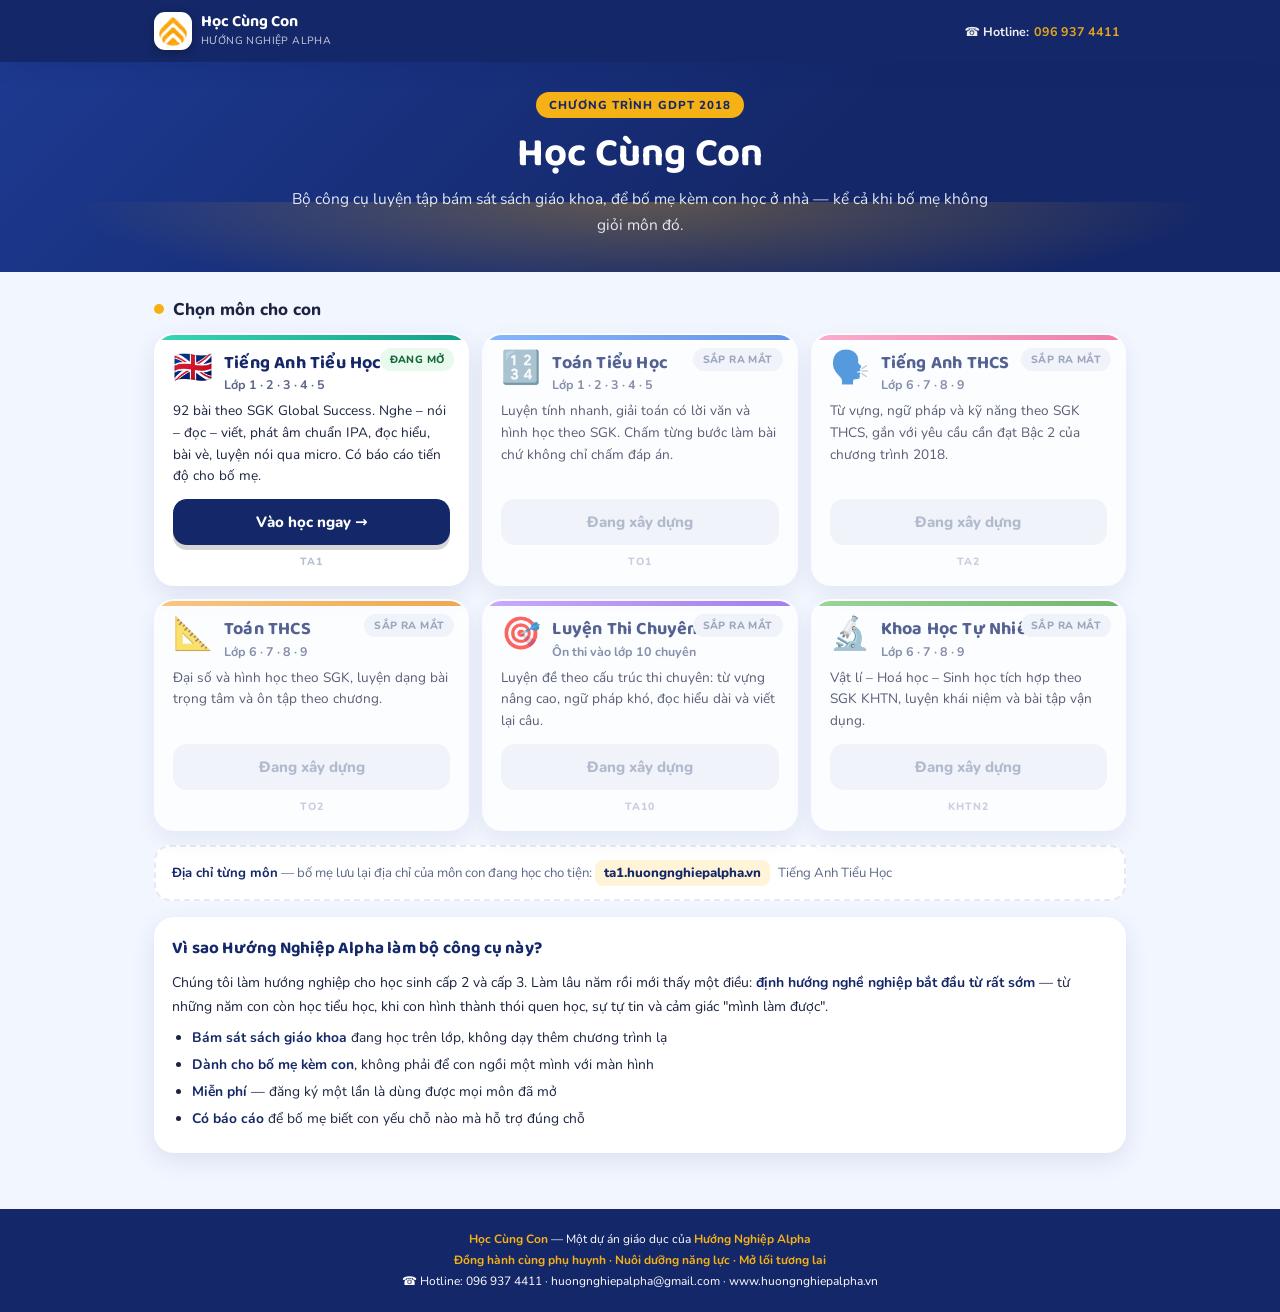
<file: hoc/index.html>
<!doctype html>
<html lang="vi">
<head>
<meta charset="utf-8">
<meta name="viewport" content="width=device-width, initial-scale=1, viewport-fit=cover">
<title>Học Cùng Con – Hướng Nghiệp Alpha</title>
<meta name="description" content="Học Cùng Con — bộ công cụ luyện tập theo sách giáo khoa chương trình GDPT 2018 cho học sinh tiểu học và THCS. Một dự án giáo dục của Hướng Nghiệp Alpha.">
<meta name="theme-color" content="#142768">
<meta name="apple-mobile-web-app-capable" content="yes">
<meta name="apple-mobile-web-app-status-bar-style" content="black-translucent">
<meta name="apple-mobile-web-app-title" content="Học Cùng Con">
<link rel="icon" type="image/png" href="[data-uri]">
<link rel="apple-touch-icon" href="[data-uri]">
<link rel="preconnect" href="https://fonts.googleapis.com">
<link rel="preconnect" href="https://fonts.gstatic.com" crossorigin>
<link href="https://fonts.googleapis.com/css2?family=Baloo+2:wght@600;700;800&family=Nunito:wght@400;600;700;800&display=swap" rel="stylesheet">
<style>
:root{
  --navy:#142768; --navy2:#1d3a91; --amber:#F6B115; --amber2:#FF9900; --pale:#FFF4D8;
  --ink:#1b2340; --muted:#5b678a; --line:#e4e9f5; --card:#fff; --bg:#f2f6ff;
  --shadow:0 8px 24px rgba(20,39,104,.10);
  color-scheme:light;
}
*{box-sizing:border-box}
html,body{margin:0;padding:0}
body{font-family:"Nunito",system-ui,-apple-system,"Segoe UI",Roboto,sans-serif;
  background:var(--bg);color:var(--ink);-webkit-tap-highlight-color:transparent}
h1,h2,h3,.fun{font-family:"Baloo 2","Nunito",system-ui,sans-serif;letter-spacing:.2px}
a{text-decoration:none;color:inherit}

/* thanh đầu */
.topbar{background:var(--navy);color:#fff;position:sticky;top:0;z-index:60;
  box-shadow:0 4px 18px rgba(20,39,104,.28)}
.topbar-in{max-width:1000px;margin:0 auto;padding:9px 14px;display:flex;align-items:center;gap:10px}
.logo{display:flex;align-items:center;gap:9px;min-width:0}
.logo-mark{width:38px;height:38px;border-radius:11px;background:#fff;padding:5px;
  display:grid;place-items:center;flex:0 0 auto;box-shadow:0 3px 10px rgba(0,0,0,.25)}
.logo-mark img{width:100%;height:100%;object-fit:contain;display:block}
.logo-txt{line-height:1.05;min-width:0}
.logo-txt b{font-family:"Baloo 2",sans-serif;font-size:16px;display:block;white-space:nowrap}
.logo-txt span{font-size:10.5px;opacity:.78;letter-spacing:.4px;text-transform:uppercase}
.top-sp{flex:1}
.thot{color:#fff;font-size:12.5px;font-weight:700;opacity:.92;white-space:nowrap;
  display:inline-flex;align-items:center;gap:5px;padding:10px 6px;min-height:44px}
.thot b{color:var(--amber)}
.thot:hover{opacity:1}
@media (max-width:430px){ .logo-txt span{display:none} .thot .w{display:none} }

/* hero */
.hero{background:linear-gradient(135deg,var(--navy2),var(--navy) 62%);color:#fff;
  padding:30px 18px 34px;text-align:center;position:relative;overflow:hidden}
.hero:after{content:"";position:absolute;inset:auto -40px -70px -40px;height:140px;
  background:radial-gradient(60% 100% at 50% 0,rgba(246,177,21,.32),transparent 70%)}
.hero .in{max-width:720px;margin:0 auto;position:relative;z-index:1}
.hero .eyebrow{display:inline-block;background:var(--amber);color:var(--navy);
  font-weight:800;font-size:11.5px;letter-spacing:.09em;text-transform:uppercase;
  border-radius:999px;padding:5px 13px}
.hero h1{margin:13px 0 9px;font-size:clamp(26px,6.4vw,40px);line-height:1.16}
.hero p{margin:0;opacity:.88;font-size:15.5px;line-height:1.65}

.wrap{max-width:1000px;margin:0 auto;padding:0 14px 30px}

/* lời chào phụ huynh đã đăng ký */
.hello{background:var(--pale);border-radius:16px;padding:13px 16px;margin:-16px 0 0;
  position:relative;z-index:2;box-shadow:var(--shadow);display:flex;gap:11px;align-items:center}
.hello.hide{display:none}
.hello .em{font-size:26px;flex:0 0 auto}
.hello div{font-size:13.5px;line-height:1.5;color:#6a4c00}
.hello b{color:var(--navy)}

.sect{display:flex;align-items:center;gap:9px;margin:26px 0 12px;font-size:17px;font-weight:800}
.sect .dot{width:10px;height:10px;border-radius:50%;background:var(--amber);flex:0 0 auto}

/* thẻ môn học */
.subjects{display:grid;gap:13px;grid-template-columns:1fr}
@media (min-width:620px){ .subjects{grid-template-columns:1fr 1fr} }
@media (min-width:980px){ .subjects{grid-template-columns:1fr 1fr 1fr} }
.sub{background:var(--card);border-radius:20px;box-shadow:var(--shadow);padding:17px 17px 15px;
  display:flex;flex-direction:column;position:relative;overflow:hidden;
  border:2px solid transparent;transition:transform .12s,border-color .12s}
.sub::before{content:"";position:absolute;inset:0 0 auto 0;height:5px}
.sub.on:hover{transform:translateY(-3px);border-color:var(--amber)}
.sub.on:active{transform:scale(.985)}
.sub.soon{opacity:.72}
.c-ta1::before{background:linear-gradient(90deg,#37d6b6,#12a186)}
.c-to1::before{background:linear-gradient(90deg,#5b9cff,#2f6fe0)}
.c-ta2::before{background:linear-gradient(90deg,#ff8fbb,#ec4f88)}
.c-to2::before{background:linear-gradient(90deg,#ffb44f,#ef8a0c)}
.c-ta10::before{background:linear-gradient(90deg,#b98cff,#8351e6)}
.c-kh2::before{background:linear-gradient(90deg,#7bc96f,#3f9c33)}
.sub .head{display:flex;align-items:flex-start;gap:11px;margin-bottom:7px}
.sub .em{font-size:32px;line-height:1;flex:0 0 auto}
.sub h3{margin:0;font-size:18px;color:var(--navy);line-height:1.25}
.sub .lop{font-size:12.5px;color:var(--muted);font-weight:700;margin-top:2px}
.sub p{margin:0 0 12px;font-size:13.6px;line-height:1.6;color:var(--ink)}
.sub .sp{flex:1}
.tag{position:absolute;top:13px;right:13px;border-radius:999px;padding:4px 10px;
  font-size:10.5px;font-weight:800;letter-spacing:.4px;text-transform:uppercase}
.tag.live{background:#e8f9ee;color:#14683a}
.tag.wait{background:#eef1f8;color:#7b86a3}
.go{display:inline-flex;align-items:center;justify-content:center;gap:8px;
  background:var(--navy);color:#fff;border-radius:14px;padding:13px 18px;
  font-weight:800;font-size:15px;box-shadow:0 5px 0 rgba(0,0,0,.16);width:100%}
.go:active{transform:translateY(2px);box-shadow:0 3px 0 rgba(0,0,0,.16)}
.go.off{background:#eef1f8;color:#98a2ba;box-shadow:none;cursor:default}
.code{font-size:10.5px;color:#b6bed3;font-weight:800;letter-spacing:1px;margin-top:9px;text-align:center}
.addr{margin-top:14px;background:var(--card);border:2px dashed var(--line);border-radius:16px;
  padding:13px 16px;font-size:13.2px;line-height:1.7;color:var(--muted)}
.addr b{color:var(--navy)}
.addr .a1{display:inline-block;background:var(--pale);color:var(--navy);font-weight:800;
  border-radius:8px;padding:2px 9px;margin-right:5px}

/* khối giới thiệu */
.about{background:var(--card);border-radius:20px;box-shadow:var(--shadow);padding:18px;margin-top:16px}
.about h3{margin:0 0 9px;font-size:17px;color:var(--navy)}
.about p{margin:0 0 9px;font-size:14px;line-height:1.68}
.about ul{margin:0;padding-left:20px}
.about li{font-size:13.8px;line-height:1.6;margin-bottom:5px}
.about b{color:var(--navy)}

/* chân trang */
.foot{background:var(--navy);color:#fff;text-align:center;font-size:12px;line-height:1.75;
  margin-top:26px;padding:20px 14px calc(20px + env(safe-area-inset-bottom))}
.foot b{color:var(--amber)}
.foot .slogan{color:var(--amber);font-weight:700}

@media (pointer:coarse){ .thot{padding:11px 6px} }
</style>
</head>
<body>

<div class="topbar">
  <div class="topbar-in">
    <div class="logo">
      <span class="logo-mark"><img src="[data-uri]" alt="Hướng Nghiệp Alpha"></span>
      <span class="logo-txt"><b>Học Cùng Con</b><span>Hướng Nghiệp Alpha</span></span>
    </div>
    <span class="top-sp"></span>
    <a class="thot" href="tel:0969374411"><span class="w">☎ Hotline:</span> <b>096 937 4411</b></a>
  </div>
</div>

<div class="hero">
  <div class="in">
    <span class="eyebrow">Chương trình GDPT 2018</span>
    <h1>Học Cùng Con</h1>
    <p>Bộ công cụ luyện tập bám sát sách giáo khoa, để bố mẹ kèm con học ở nhà —
       kể cả khi bố mẹ không giỏi môn đó.</p>
  </div>
</div>

<div class="wrap">

  <div class="hello hide" id="hello">
    <span class="em">👋</span>
    <div>Chào bố mẹ của <b id="helloName">bé</b>! Bố mẹ đã đăng ký rồi nên vào thẳng môn nào cũng được,
      không phải điền lại thông tin.</div>
  </div>

  <div class="sect"><span class="dot"></span>Chọn môn cho con</div>

  <div class="subjects">

    <a class="sub on c-ta1" href="https://ta1.huongnghiepalpha.vn/" data-sub="ta1">
      <span class="tag live">Đang mở</span>
      <div class="head">
        <span class="em">🇬🇧</span>
        <div><h3>Tiếng Anh Tiểu Học</h3><div class="lop">Lớp 1 · 2 · 3 · 4 · 5</div></div>
      </div>
      <p>92 bài theo SGK Global Success. Nghe – nói – đọc – viết, phát âm chuẩn IPA,
         đọc hiểu, bài vè, luyện nói qua micro. Có báo cáo tiến độ cho bố mẹ.</p>
      <span class="sp"></span>
      <span class="go">Vào học ngay →</span>
      <div class="code">TA1</div>
    </a>

    <div class="sub soon c-to1">
      <span class="tag wait">Sắp ra mắt</span>
      <div class="head">
        <span class="em">🔢</span>
        <div><h3>Toán Tiểu Học</h3><div class="lop">Lớp 1 · 2 · 3 · 4 · 5</div></div>
      </div>
      <p>Luyện tính nhanh, giải toán có lời văn và hình học theo SGK. Chấm từng bước
         làm bài chứ không chỉ chấm đáp án.</p>
      <span class="sp"></span>
      <span class="go off">Đang xây dựng</span>
      <div class="code">TO1</div>
    </div>

    <div class="sub soon c-ta2">
      <span class="tag wait">Sắp ra mắt</span>
      <div class="head">
        <span class="em">🗣️</span>
        <div><h3>Tiếng Anh THCS</h3><div class="lop">Lớp 6 · 7 · 8 · 9</div></div>
      </div>
      <p>Từ vựng, ngữ pháp và kỹ năng theo SGK THCS, gắn với yêu cầu cần đạt Bậc 2
         của chương trình 2018.</p>
      <span class="sp"></span>
      <span class="go off">Đang xây dựng</span>
      <div class="code">TA2</div>
    </div>

    <div class="sub soon c-to2">
      <span class="tag wait">Sắp ra mắt</span>
      <div class="head">
        <span class="em">📐</span>
        <div><h3>Toán THCS</h3><div class="lop">Lớp 6 · 7 · 8 · 9</div></div>
      </div>
      <p>Đại số và hình học theo SGK, luyện dạng bài trọng tâm và ôn tập theo chương.</p>
      <span class="sp"></span>
      <span class="go off">Đang xây dựng</span>
      <div class="code">TO2</div>
    </div>

    <div class="sub soon c-ta10">
      <span class="tag wait">Sắp ra mắt</span>
      <div class="head">
        <span class="em">🎯</span>
        <div><h3>Luyện Thi Chuyên Anh 10</h3><div class="lop">Ôn thi vào lớp 10 chuyên</div></div>
      </div>
      <p>Luyện đề theo cấu trúc thi chuyên: từ vựng nâng cao, ngữ pháp khó, đọc hiểu dài
         và viết lại câu.</p>
      <span class="sp"></span>
      <span class="go off">Đang xây dựng</span>
      <div class="code">TA10</div>
    </div>

    <div class="sub soon c-kh2">
      <span class="tag wait">Sắp ra mắt</span>
      <div class="head">
        <span class="em">🔬</span>
        <div><h3>Khoa Học Tự Nhiên</h3><div class="lop">Lớp 6 · 7 · 8 · 9</div></div>
      </div>
      <p>Vật lí – Hoá học – Sinh học tích hợp theo SGK KHTN, luyện khái niệm và
         bài tập vận dụng.</p>
      <span class="sp"></span>
      <span class="go off">Đang xây dựng</span>
      <div class="code">KHTN2</div>
    </div>

  </div>

  <div class="addr">
    <b>Địa chỉ từng môn</b> — bố mẹ lưu lại địa chỉ của môn con đang học cho tiện:
    <span class="a1">ta1.huongnghiepalpha.vn</span> Tiếng Anh Tiểu Học
  </div>

  <div class="about">
    <h3>Vì sao Hướng Nghiệp Alpha làm bộ công cụ này?</h3>
    <p>Chúng tôi làm hướng nghiệp cho học sinh cấp 2 và cấp 3. Làm lâu năm rồi mới thấy một điều:
      <b>định hướng nghề nghiệp bắt đầu từ rất sớm</b> — từ những năm con còn học tiểu học,
      khi con hình thành thói quen học, sự tự tin và cảm giác "mình làm được".</p>
    <ul>
      <li><b>Bám sát sách giáo khoa</b> đang học trên lớp, không dạy thêm chương trình lạ</li>
      <li><b>Dành cho bố mẹ kèm con</b>, không phải để con ngồi một mình với màn hình</li>
      <li><b>Miễn phí</b> — đăng ký một lần là dùng được mọi môn đã mở</li>
      <li><b>Có báo cáo</b> để bố mẹ biết con yếu chỗ nào mà hỗ trợ đúng chỗ</li>
    </ul>
  </div>

</div>

<div class="foot">
  <b>Học Cùng Con</b> — Một dự án giáo dục của <b>Hướng Nghiệp Alpha</b><br>
  <span class="slogan">Đồng hành cùng phụ huynh · Nuôi dưỡng năng lực · Mở lối tương lai</span><br>
  ☎ Hotline: 096 937 4411 · huongnghiepalpha@gmail.com · www.huongnghiepalpha.vn
</div>

<script>
/* Phụ huynh đã đăng ký ở bất kỳ môn nào thì chào tên bé — hồ sơ dùng chung
   một khoá localStorage cho cả hệ thống Học Cùng Con. */
(function(){
  var DOM = "huongnghiepalpha.vn";
  var onHNA = location.hostname === DOM || location.hostname.endsWith("."+DOM);

  /* Trên tên miền thật, mỗi môn có địa chỉ riêng để bố mẹ dễ nhớ và dễ gửi cho nhau */
  if(onHNA){
    document.querySelectorAll(".sub[data-sub]").forEach(function(a){
      a.href = "https://" + a.dataset.sub + "." + DOM + "/";
    });
  }

  /* Hồ sơ phụ huynh dùng chung cả 6 môn: cookie gắn với .huongnghiepalpha.vn
     (localStorage không dùng chung được giữa các tên miền con) */
  function cookieGet(k){
    var m = document.cookie.match(new RegExp("(?:^|; )"+k+"=([^;]*)"));
    try{ return m ? JSON.parse(decodeURIComponent(m[1])) : null; }catch(e){ return null; }
  }
  var u=null;
  try{ u = JSON.parse(localStorage.getItem("hnaHocCungCon_user_v1")); }catch(e){}
  if(!(u && u.name)) u = cookieGet("hnaHocCungCon_user_v1");
  if(u && u.name){
    var t = String(u.name).trim().split(/\s+/).slice(-2).join(" ");
    document.getElementById("helloName").textContent = t;
    document.getElementById("hello").classList.remove("hide");
  }
})();
</script>

</body>
</html>
</file>
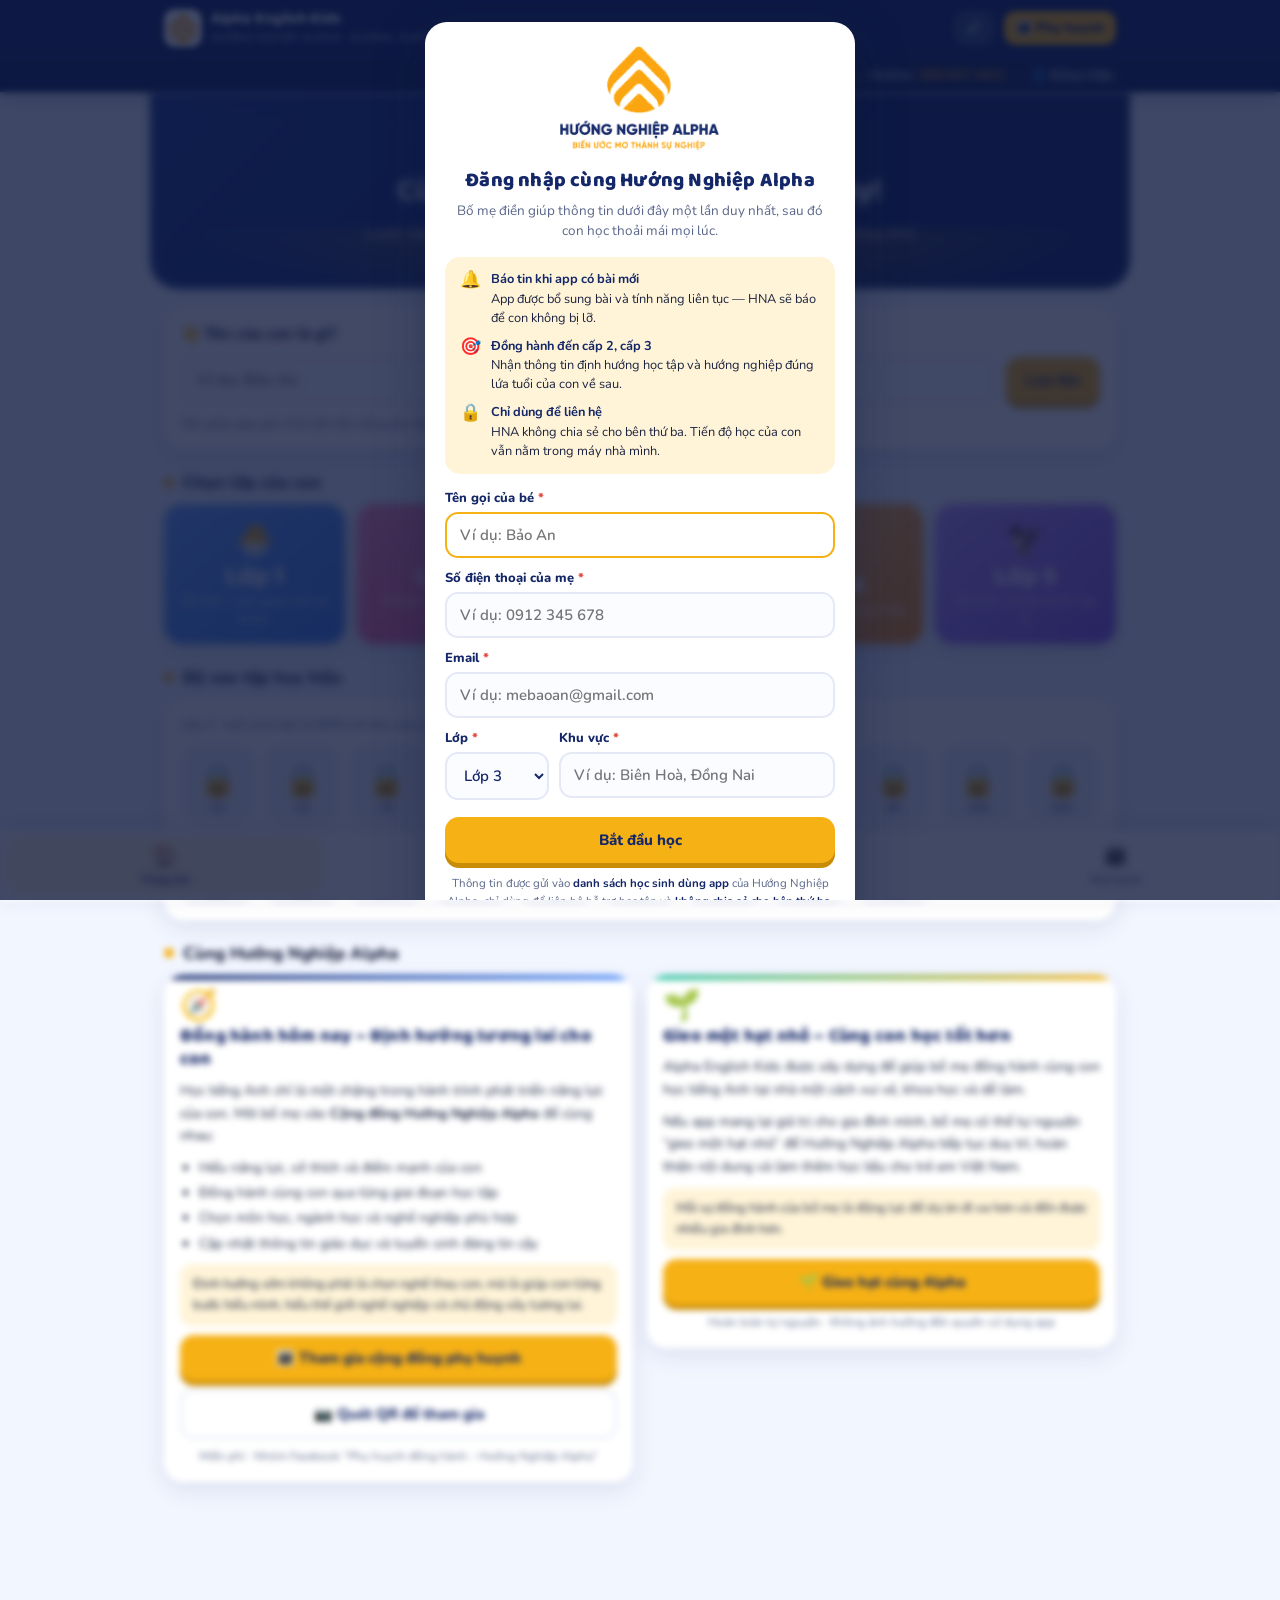
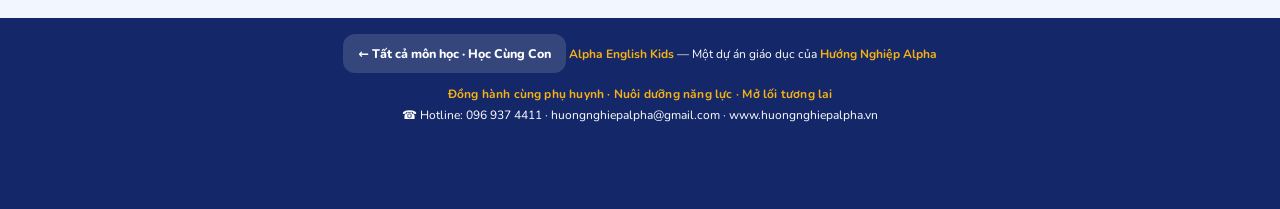
<file: ta1/index.html>
<!doctype html>
<html lang="vi">
<head>
<meta charset="utf-8">
<meta name="viewport" content="width=device-width, initial-scale=1, viewport-fit=cover">
<title>Alpha English Kids – Hướng Nghiệp Alpha</title>
<meta name="description" content="Luyện tiếng Anh tiểu học lớp 1–5 bám sát SGK Global Success, chương trình GDPT 2018. Một dự án giáo dục của Hướng Nghiệp Alpha.">
<meta name="theme-color" content="#142768">
<meta name="apple-mobile-web-app-capable" content="yes">
<meta name="apple-mobile-web-app-status-bar-style" content="black-translucent">
<meta name="apple-mobile-web-app-title" content="Alpha English">
<link rel="icon" type="image/png" href="[data-uri]">
<link rel="apple-touch-icon" href="[data-uri]">
<link rel="preconnect" href="https://fonts.googleapis.com">
<link rel="preconnect" href="https://fonts.gstatic.com" crossorigin>
<link href="https://fonts.googleapis.com/css2?family=Baloo+2:wght@600;700;800&family=Nunito:wght@400;600;700;800&display=swap" rel="stylesheet">
</head>
<body>
<link rel="stylesheet" href="app.css">
<div class="topbar">
  <div class="topbar-in">
    <div class="logo">
      <div class="logo-mark"><img id="logoMark" alt="Hướng Nghiệp Alpha"></div>
      <div class="logo-txt"><b>Alpha English Kids</b><span>Hướng Nghiệp Alpha · Global Success</span></div>
    </div>
    <div class="top-sp"></div>
    <button class="tbtn" id="btnSound" title="Bật/tắt âm thanh">🔊</button>
    <button class="tbtn amber" id="btnParent">👨‍👩‍👧 Phụ huynh</button>
  </div>
  <div class="topbar-sub"><div class="tsub-in">
    <button class="tlink tguide" id="btnGuide">📖 Hướng dẫn<span class="w"> cho bố mẹ</span></button>
    <span class="tsep">|</span>
    <a class="tlink" href="tel:0969374411">📞<span class="w"> Hotline:</span> <b>096 937 4411</b></a>
    <span class="tsep">|</span>
    <button class="tlink" id="btnLogin">👤 Đăng nhập</button>
    <span class="tsep hide" id="tsep2">|</span>
    <button class="tlink hide" id="btnLoginEdit">✏️<span class="w"> Đổi thông tin</span></button>
  </div></div>
</div>

<!-- ============ ĐĂNG NHẬP ============ -->
<div class="modal hide" id="loginModal">
  <div class="modal-card">
    <button class="modal-x" id="loginX" aria-label="Đóng">✕</button>
    <div class="mh-logo"><img id="logoLogin" alt="Hướng Nghiệp Alpha"></div>
    <h3 class="mh-title">Đăng nhập cùng Hướng Nghiệp Alpha</h3>
    <p class="mh-sub" id="liWelcome">Bố mẹ điền giúp thông tin dưới đây một lần duy nhất, sau đó con học thoải mái mọi lúc.</p>
    <div class="ligate hide" id="liGate">
      <div class="lg-row"><span>🔔</span><div><b>Báo tin khi app có bài mới</b><br>App được bổ sung bài và tính năng liên tục — HNA sẽ báo để con không bị lỡ.</div></div>
      <div class="lg-row"><span>🎯</span><div><b>Đồng hành đến cấp 2, cấp 3</b><br>Nhận thông tin định hướng học tập và hướng nghiệp đúng lứa tuổi của con về sau.</div></div>
      <div class="lg-row"><span>🔒</span><div><b>Chỉ dùng để liên hệ</b><br>HNA không chia sẻ cho bên thứ ba. Tiến độ học của con vẫn nằm trong máy nhà mình.</div></div>
    </div>
    <div class="lifield"><label for="liName">Tên gọi của bé <i>*</i></label>
      <input id="liName" maxlength="40" autocomplete="name" placeholder="Ví dụ: Bảo An"></div>
    <div class="lifield"><label for="liPhone">Số điện thoại của mẹ <i>*</i></label>
      <input id="liPhone" type="tel" inputmode="tel" maxlength="15" autocomplete="tel" placeholder="Ví dụ: 0912 345 678"></div>
    <div class="lifield"><label for="liMail">Email <i>*</i></label>
      <input id="liMail" type="email" inputmode="email" maxlength="60" autocomplete="email" placeholder="Ví dụ: mebaoan@gmail.com"></div>
    <div class="lirow">
      <div class="lifield"><label for="liGrade">Lớp <i>*</i></label>
        <select id="liGrade">
          <option value="">— Chọn —</option>
          <option value="1">Lớp 1</option><option value="2">Lớp 2</option>
          <option value="3">Lớp 3</option><option value="4">Lớp 4</option>
          <option value="5">Lớp 5</option>
        </select></div>
      <div class="lifield"><label for="liArea">Khu vực <i>*</i></label>
        <input id="liArea" maxlength="60" placeholder="Ví dụ: Biên Hoà, Đồng Nai"></div>
    </div>
    <div class="lierr hide" id="liErr"></div>
    <button class="btn amber wide" id="liSave" style="margin-top:6px">Đăng nhập</button>
    <button class="btn ghost wide hide" id="liOut" style="margin-top:8px">Thoát tài khoản này</button>
    <p class="linote">Thông tin được gửi vào <b>danh sách học sinh dùng app</b> của Hướng Nghiệp Alpha, chỉ dùng để liên hệ hỗ trợ học tập và <b>không chia sẻ cho bên thứ ba</b>. Bố mẹ có thể thoát bất cứ lúc nào.</p>
  </div>
</div>

<div class="wrap">

<!-- ============ HOME ============ -->
<section id="scHome" class="screen">
  <div class="hero">
    <div class="mascots">🐤 🦁 🐢 🦋</div>
    <h1>Cùng con học tiếng Anh mỗi ngày!</h1>
    <p>Luyện tập bám sát 100% sách giáo khoa <b>Tiếng Anh – Global Success</b> (Chương trình GDPT 2018). Mỗi ngày 10 phút, vừa chơi vừa nhớ.</p>
  </div>

  <div class="card">
    <div style="font-weight:800;margin-bottom:9px">👋 Tên của con là gì?</div>
    <div class="namebox">
      <input id="kidName" placeholder="Ví dụ: Bảo An" maxlength="20" autocomplete="off">
      <button class="btn amber" id="saveName">Lưu tên</button>
    </div>
    <div class="muted" style="margin-top:8px">Tên giúp app ghi nhớ tiến độ riêng cho từng bé trên máy này.</div>
  </div>

  <div class="sect-title"><span class="dot"></span>Chọn lớp của con</div>
  <div class="grades" id="gradeGrid"></div>

  <div class="sect-title"><span class="dot"></span>Bộ sưu tập huy hiệu</div>
  <div class="card">
    <div class="muted" style="margin-bottom:10px" id="stickerNote">Mỗi Unit đạt từ 80% trở lên, con nhận 1 huy hiệu. Cố lên nào! 🌟</div>
    <div class="stickers" id="stickerBook"></div>
  </div>

  <div class="sect-title"><span class="dot"></span>Cùng Hướng Nghiệp Alpha</div>
  <div class="twocard">

    <div class="card ccard ccard-blue">
      <div class="cc-ico">🧭</div>
      <h3>Đồng hành hôm nay – Định hướng tương lai cho con</h3>
      <p>Học tiếng Anh chỉ là một chặng trong hành trình phát triển năng lực của con. Mời bố mẹ vào <b>Cộng đồng Hướng Nghiệp Alpha</b> để cùng nhau:</p>
      <ul class="cc-list">
        <li>Hiểu năng lực, sở thích và điểm mạnh của con</li>
        <li>Đồng hành cùng con qua từng giai đoạn học tập</li>
        <li>Chọn môn học, ngành học và nghề nghiệp phù hợp</li>
        <li>Cập nhật thông tin giáo dục và tuyển sinh đáng tin cậy</li>
      </ul>
      <p class="cc-quote">Định hướng sớm không phải là chọn nghề thay con, mà là giúp con từng bước hiểu mình, hiểu thế giới nghề nghiệp và chủ động xây tương lai.</p>
      <a class="btn amber wide" href="https://www.facebook.com/groups/huongnghiepalpha" target="_blank" rel="noopener">👨‍👩‍👧 Tham gia cộng đồng phụ huynh</a>
      <button class="btn ghost wide" id="btnGroupQR" style="margin-top:8px">📷 Quét QR để tham gia</button>
      <div class="cc-note">Miễn phí · Nhóm Facebook “Phụ huynh đồng hành – Hướng Nghiệp Alpha”</div>
    </div>

    <div class="card ccard ccard-green">
      <div class="cc-ico">🌱</div>
      <h3>Gieo một hạt nhỏ – Cùng con học tốt hơn</h3>
      <p>Alpha English Kids được xây dựng để giúp bố mẹ đồng hành cùng con học tiếng Anh tại nhà một cách vui vẻ, khoa học và dễ làm.</p>
      <p>Nếu app mang lại giá trị cho gia đình mình, bố mẹ có thể tự nguyện “gieo một hạt nhỏ” để Hướng Nghiệp Alpha tiếp tục duy trì, hoàn thiện nội dung và làm thêm học liệu cho trẻ em Việt Nam.</p>
      <p class="cc-quote">Mỗi sự đồng hành của bố mẹ là động lực để dự án đi xa hơn và đến được nhiều gia đình hơn.</p>
      <button class="btn amber wide" id="btnSeed">🌱 Gieo hạt cùng Alpha</button>
      <div class="cc-note">Hoàn toàn tự nguyện · Không ảnh hưởng đến quyền sử dụng app</div>
    </div>

  </div>
</section>

<!-- ============ UNITS ============ -->
<section id="scUnits" class="screen hide">
  <div class="hero" style="padding:18px">
    <h1 id="unitsTitle" style="font-size:22px">Tiếng Anh 3 – Global Success</h1>
    <p id="unitsSub">20 bài học · 4 chủ điểm · chạm vào một bài để bắt đầu</p>
  </div>
  <button class="btn ghost" id="backHome" style="margin-bottom:14px">← Về trang chủ</button>
  <div id="weakCard"></div>
  <div id="advCard"></div>
  <div id="unitList"></div>
</section>

<!-- ============ MODE PICKER ============ -->
<section id="scModes" class="screen hide">
  <button class="btn ghost" id="backUnits" style="margin:6px 0 14px">← Chọn bài khác</button>
  <div class="card" id="unitHead"></div>
  <div class="sect-title"><span class="dot"></span>Con muốn luyện gì?</div>
  <div class="modes" id="modeGrid"></div>
  <div class="card" style="margin-top:16px">
    <div style="font-weight:800;margin-bottom:7px">📖 Từ vựng của bài này</div>
    <div id="unitWords"></div>
  </div>
</section>

<!-- ============ NÂNG CAO ============ -->
<section id="scAdv" class="screen hide">
  <div class="hero" style="padding:18px">
    <h1 style="font-size:22px">🚀 Phần nâng cao</h1>
    <p id="advSub">Dành cho con đã nắm chắc bài trong sách</p>
  </div>
  <button class="btn ghost" id="backFromAdv" style="margin-bottom:14px">← Về danh sách bài</button>
  <div id="advList"></div>
</section>

<!-- ============ PLAY ============ -->
<section id="scPlay" class="screen hide">
  <div class="hud">
    <button class="pill" id="quitPlay">✖</button>
    <div class="pill" id="hudQ">1/10</div>
    <div class="sp"></div>
    <div class="pill streak" id="hudStreak">🔥 0</div>
    <div class="pill" id="hudScore">⭐ 0</div>
  </div>
  <div class="timer" id="timerWrap"><i id="timerBar" style="width:100%"></i></div>
  <div id="qArea"></div>
  <div id="fbArea"></div>
  <button class="btn wide amber hide" id="nextBtn" style="margin-top:12px">Câu tiếp theo →</button>
</section>

<!-- ============ RESULT ============ -->
<section id="scResult" class="screen hide">
  <div class="card result" id="resultCard"></div>
  <div class="card" id="reviewCard"></div>
  <div style="display:grid;gap:10px">
    <button class="btn amber wide" id="againBtn">🔁 Chơi lại bài này</button>
    <button class="btn wide" id="nextUnitBtn">➡️ Học bài tiếp theo</button>
    <button class="btn ghost wide" id="toUnitsBtn">📚 Về danh sách bài</button>
  </div>
</section>

<!-- ============ PARENT ============ -->
<section id="scParent" class="screen hide">
  <div class="hero" style="padding:18px">
    <h1 style="font-size:22px">👨‍👩‍👧 Khu vực Phụ huynh</h1>
    <p>Theo dõi tiến độ, biết con yếu chỗ nào và cùng con luyện nói – kể cả khi bố mẹ không biết tiếng Anh.</p>
  </div>
  <div class="ptabs">
    <button class="ptab on" data-ptab="rep">📊 Báo cáo tiến độ</button>
    <button class="ptab" data-ptab="ask">🗣️ Bố mẹ hỏi – con trả lời</button>
    <button class="ptab" data-ptab="set">⚙️ Cài đặt &amp; đồng bộ</button>
  </div>

  <div id="pRep">
    <div class="card">
      <div class="statgrid" id="pStats"></div>
      <div class="muted">Dữ liệu lưu ngay trên máy này (không gửi đi đâu nếu bố mẹ chưa bật đồng bộ).</div>
      <button class="btn amber wide" id="printReport" style="margin-top:14px">🖨️ In / lưu PDF báo cáo học tập</button>
      <div class="muted" style="margin-top:8px">Ở hộp thoại in, chọn <b>“Lưu thành PDF”</b> để gửi cho cô giáo hoặc lưu lại theo tháng.</div>
    </div>
    <div class="card">
      <div style="font-weight:800;margin-bottom:10px">Tiến độ theo từng bài</div>
      <div style="overflow-x:auto"><table class="rep" id="pTable"></table></div>
    </div>
    <div class="card">
      <div style="font-weight:800;margin-bottom:4px">🎯 20 từ con hay sai nhất</div>
      <div class="muted" style="margin-bottom:10px">Hãy ôn lại những từ này cùng con trước khi học bài mới.</div>
      <div id="pWeak"></div>
    </div>
  </div>

  <div id="pAsk" class="hide">
    <div class="card no-print">
      <div class="field">
        <label>Chọn bài để lấy bộ câu hỏi</label>
        <select id="askUnit"></select>
      </div>
      <div class="note">💡 <b>Cách dùng:</b> Bố mẹ đọc phần <b>“Bố mẹ đọc”</b> (đã phiên âm sẵn theo tiếng Việt), con nghe và trả lời. Nếu con quên, bố mẹ xem dòng <b>Đáp án</b>. Bấm nút loa 🔊 để nghe giọng chuẩn. Có thể bấm <b>In</b> để in ra giấy mang đi đâu cũng học được.</div>
      <div style="display:flex;gap:9px;margin-top:12px;flex-wrap:wrap">
        <button class="btn amber" id="printAsk">🖨️ In bộ câu hỏi</button>
        <button class="btn ghost" id="playAllAsk">🔊 Đọc toàn bộ</button>
      </div>
    </div>
    <div id="askList"></div>
  </div>

  <div id="pSet" class="hide">
    <div class="card">
      <div class="field">
        <label>Tên của con</label>
        <input id="setName" placeholder="Tên bé">
      </div>
      <div class="field">
        <label>Số câu mỗi lượt chơi</label>
        <select id="setLen"><option value="8">8 câu (ngắn – lớp nhỏ)</option><option value="10" selected>10 câu (khuyên dùng)</option><option value="15">15 câu</option><option value="20">20 câu (ôn tập)</option></select>
      </div>
      <div class="field">
        <label>Thời gian mỗi câu</label>
        <select id="setTime"><option value="0">Không giới hạn (bé mới bắt đầu)</option><option value="20">20 giây</option><option value="25" selected>25 giây</option><option value="15">15 giây (thử thách)</option></select>
      </div>
      <div class="field">
        <label>Giọng đọc tiếng Anh</label>
        <div class="mini" style="margin:-2px 0 6px">App dùng <b>giọng nữ Anh–Anh thu sẵn</b> cho mọi bài. Ô dưới đây chỉ dùng khi máy chưa tải được bộ thu sẵn.</div>
        <select id="setVoice"></select>
        <button class="btn ghost wide" id="testVoice" style="margin-top:9px">🔊 Nghe thử giọng đọc</button>
        <div class="note" id="voiceNote" style="margin-top:9px;display:none"></div>
      </div>
      <button class="btn amber" id="saveSet">💾 Lưu cài đặt</button>
    </div>
    <div class="card">
      <div style="font-weight:800;margin-bottom:6px">☁️ Đồng bộ kết quả về Google Sheet</div>
      <div class="field">
        <label>Đường dẫn Google Apps Script (Web App URL)</label>
        <input id="gasUrl" placeholder="https://script.google.com/macros/s/..../exec">
      </div>
      <div style="display:flex;gap:9px;flex-wrap:wrap">
        <button class="btn amber" id="saveGas">Lưu đường dẫn</button>
        <button class="btn ghost" id="testGas">Gửi thử</button>
        <button class="btn ghost" id="exportJson">⬇️ Tải dữ liệu (.json)</button>
      </div>
      <div class="note" style="margin-top:12px">Dán URL Web App sau khi deploy <code>Code.gs</code>. Mỗi lượt chơi xong, app tự gửi: tên bé, lớp, unit, chế độ, điểm, số câu đúng, các từ sai.</div>
    </div>
    <div class="card">
      <button class="btn ghost wide" id="resetAll" style="color:#e0342b">🗑️ Xoá toàn bộ tiến độ trên máy này</button>
    </div>
  </div>

  <button class="btn ghost wide no-print" id="backFromParent" style="margin-top:14px">← Quay lại phần chơi của con</button>
</section>

<div id="reportArea"></div>
</div>


<!-- ============ HƯỚNG DẪN CHO BỐ MẸ ============ -->
<div class="guidewrap hide" id="guideModal">
  <div class="gm-bar">
    <button class="gm-btn" id="guideClose">✕ Đóng</button>
    <span class="gm-title">📖 Hướng dẫn cho bố mẹ</span>
    <button class="gm-btn amber" id="guidePrint">🖨️ In / Lưu PDF</button>
  </div>
  <table class="printsheet hide" id="printSheet" aria-hidden="true">
    <thead><tr><td><div class="printhead"></div></td></tr></thead>
    <tfoot><tr><td>
      <div class="printfoot">
        <b>Hướng Nghiệp Alpha</b> · Hotline: 096 937 4411 · huongnghiepalpha@gmail.com · www.huongnghiepalpha.vn<br>
        Alpha English Kids — tài liệu hướng dẫn phụ huynh, cập nhật tháng 9/2026.
      </div>
    </td></tr></tfoot>
    <tbody><tr><td id="printCell"></td></tr></tbody>
  </table>
  <div class="gm-scroll" id="guideScroll">
    <div id="guideBody"><header><div class="in">
  <span class="badge">Hướng Nghiệp Alpha · Tài liệu cho phụ huynh</span>
  <h1>Alpha English Kids<br>Hướng dẫn kèm con học tiếng Anh tại nhà</h1>
  <p>Bám sát SGK Tiếng Anh Global Success lớp 1–5 · Chương trình GDPT 2018 (Thông tư 32/2018/TT-BGDĐT)</p>
</div></header>

<div class="wrap">



<p class="lead">Tài liệu này dành cho bố mẹ — không cần biết tiếng Anh vẫn dùng được. Đọc một lượt khoảng 8 phút, sau đó chỉ cần mở app và làm theo.</p>

<h2 id="mo">1. Mở app và đăng ký</h2>

<p>App chạy thẳng trên trình duyệt — <b>không phải tải, không phải cài đặt, không tốn dung lượng máy</b>. Bố mẹ chỉ cần mở đường link Hướng Nghiệp Alpha gửi, giống như mở một trang web.</p>

<ol class="steps">
  <li><b>Mở link app</b> trên điện thoại, máy tính bảng hoặc máy tính. Dùng Chrome hoặc Safari bản mới nhất.</li>
  <li><b>Đưa app ra màn hình chính</b> để lần sau vào cho nhanh:<br>
      <span class="mini">iPhone/iPad — bấm nút <b>Chia sẻ</b> (hình vuông có mũi tên) → <b>Thêm vào MH chính</b>.<br>
      Android — bấm dấu <b>⋮</b> góc trên bên phải → <b>Thêm vào màn hình chính</b>.</span><br>
      Từ đó con chạm vào biểu tượng Hướng Nghiệp Alpha là vào học ngay, trông y như một ứng dụng thật.</li>
  <li><b>Đăng ký một lần duy nhất.</b> Lần đầu mở app sẽ hiện màn hình đăng ký — đây là bước <b>bắt buộc</b>, điền xong con mới vào học được. Năm mục cần điền: tên gọi của bé, số điện thoại của mẹ, email, lớp, khu vực. Điền một lần rồi thôi, những lần sau app tự nhớ.</li>
  <li><b>Bật loa hoặc cắm tai nghe.</b> Giọng đọc tiếng Anh <b>đã thu sẵn ngay trong app</b> — giọng chuẩn Anh–Anh, đọc chậm rõ cho bé tiểu học. Máy không cần cài thêm bộ đọc nào, cũng không phụ thuộc vào máy đọc được hay không.</li>
</ol>

<h3>Vì sao phải đăng ký mới dùng được?</h3>

<div class="card warm">
  <p style="margin-top:0">App này Hướng Nghiệp Alpha làm và <b>tặng miễn phí</b> cho các gia đình. Đổi lại, HNA cần biết ai đang dùng để còn đồng hành được với con — cụ thể là ba việc:</p>
  <ul style="margin-bottom:0">
    <li><b>Báo tin khi app có bài mới.</b> App được bổ sung bài và tính năng liên tục; có thông tin liên hệ thì HNA mới báo được để con không bị lỡ.</li>
    <li><b>Gửi tài liệu đúng lớp của con.</b> Biết con học lớp mấy thì HNA gửi đúng thứ con cần, không gửi tràn lan.</li>
    <li><b>Đồng hành lâu dài đến cấp 2, cấp 3.</b> Hướng Nghiệp Alpha làm về định hướng học tập và hướng nghiệp. Vài năm nữa khi con lên cấp 2, cấp 3, đây chính là lúc những thông tin đó trở nên quan trọng với gia đình.</li>
  </ul>
</div>

<div class="card">
  <b>Thông tin của gia đình được giữ thế nào.</b> Năm mục bố mẹ điền được lưu trong hệ thống riêng của Hướng Nghiệp Alpha, <b>chỉ dùng để liên hệ hỗ trợ học tập và không chia sẻ cho bên thứ ba</b>. Riêng <b>toàn bộ tiến độ học của con — điểm, huy hiệu, từ hay sai — nằm trong máy của gia đình</b>, không gửi đi đâu cả. Bố mẹ bấm vào tên bé trên thanh đầu app để sửa thông tin hoặc thoát bất cứ lúc nào.
</div>

<div class="card warm">
  <b>Mạng chập chờn thì sao?</b> Điền xong là con vào học được ngay, không phải chờ. Nếu lúc đó máy chưa gửi được thông tin lên hệ thống, app tự giữ lại và gửi ở lần mở sau khi có mạng — con không bao giờ bị chặn giữa chừng.
</div>

<div class="card">
  <b>Trình duyệt nên dùng:</b> Chrome hoặc Safari bản mới. Riêng trò <b>Luyện nói</b> cần micro và chỉ chấm điểm được trên Chrome/Edge; nếu máy không hỗ trợ, app tự chuyển sang nút “Con đã đọc xong ✓” để bố mẹ nghe và xác nhận — con vẫn luyện nói bình thường.
</div>

<div class="card warm">
  <b>Về giọng đọc trong app.</b> Trước đây app mượn bộ đọc có sẵn của máy, nên có điện thoại nghe được, có điện thoại lại im lặng — hay gặp nhất là máy dùng bộ đọc riêng của hãng. Nay <b>toàn bộ từ, câu, bài vè và đoạn đọc hiểu đều đã được thu sẵn</b> bằng một giọng nữ Anh–Anh duy nhất và đóng gói kèm app, nên <b>máy nào cũng nghe được như nhau</b>.
  <ul style="margin-bottom:0">
    <li><b>Tải theo lớp của con.</b> Con học lớp nào thì chỉ tải giọng của lớp đó (khoảng 1–3 MB, vài giây). Lúc đang tải có dòng chữ “Đang tải giọng đọc cho lớp này…” hiện ở dưới màn hình.</li>
    <li><b>Tải một lần rồi thôi.</b> Những lần sau máy dùng lại bản đã lưu, không tốn thêm dữ liệu.</li>
    <li><b>Chưa ra tiếng thì bấm nút loa thêm một lần.</b> Trên iPhone và một số máy Android, tiếng chỉ phát sau khi con chạm vào màn hình lần đầu — đó là quy định của trình duyệt, không phải app hỏng.</li>
    <li><b>Vẫn giữ nút “Xem chữ”.</b> Nếu vì lý do nào đó máy vẫn im, app tự hiện chữ để con làm bài tiếp — riêng trò <b>Nghe &amp; viết</b> thì không hiện, vì chữ đó chính là đáp án.</li>
  </ul>
</div>

<h2 id="lotrinh">2. Lộ trình 15 phút mỗi ngày</h2>

<p>Trẻ tiểu học học ngoại ngữ tốt nhất khi <b>ngắn – đều – vui</b>. 15 phút mỗi ngày hiệu quả hơn hẳn 2 tiếng cuối tuần.</p>

<div class="tablewrap"><table>
<thead><tr><th style="width:88px">Thời gian</th><th>Làm gì</th><th>Vì sao</th></tr></thead>
<tbody>
<tr><td><b>3 phút</b></td><td>Mở đúng bài con đang học trên lớp → chơi <b>Nghe &amp; chọn</b> (lớp 1–2 thì chơi <b>Bài vè</b>)</td><td>Khởi động bằng tai, chưa cần đọc chữ — đúng thứ tự tự nhiên của việc học tiếng.</td></tr>
<tr><td><b>5 phút</b></td><td>Một trò về từ vựng: <b>Nhìn hình đoán từ</b> hoặc <b>Anh ↔ Việt</b></td><td>Củng cố vốn từ của chính bài trong SGK.</td></tr>
<tr><td><b>4 phút</b></td><td>Một trò về âm hoặc câu: <b>Phonics</b> / <b>Trọng âm</b> / <b>Xếp câu</b> / <b>Đọc hiểu</b></td><td>Chuyển từ “biết từ” sang “dùng được từ”.</td></tr>
<tr><td><b>3 phút</b></td><td><b>Luyện nói</b>, hoặc bố mẹ mở mục <b>Bố mẹ hỏi – con trả lời</b></td><td>Ngày nào con cũng phải mở miệng nói ít nhất một lần.</td></tr>
</tbody></table></div>

<div class="quote">
  <b>Mỗi tuần thêm một lần “Review”.</b> Cuối mỗi nhóm bài, app có thẻ <b>Review</b> gộp toàn bộ từ vựng, mẫu câu và âm của cả chặng. Đây là lúc kiến thức cũ được nhắc lại đúng lúc sắp quên — phần quan trọng nhất mà học ở lớp thường không đủ thời gian làm.
</div>

<h2 id="tro">3. Từng trò chơi rèn kỹ năng gì</h2>

<p>App không phải là một kho trò chơi ngẫu nhiên. Mỗi trò gắn với một yêu cầu cụ thể trong chương trình.</p>

<div class="tablewrap"><table>
<thead><tr><th>Trò chơi</th><th style="width:104px">Kỹ năng</th><th style="width:96px">Lớp</th><th>Nội dung lấy từ đâu</th></tr></thead>
<tbody>
<tr><td><b>🎵 Bài vè</b></td><td>Nghe – Nói</td><td>1, 2</td><td>Vè do HNA sáng tác, dùng đúng từ vựng và âm trọng tâm của bài.</td></tr>
<tr><td><b>🎧 Nghe &amp; chọn hình</b></td><td>Nghe</td><td>1–5</td><td>Từ vựng trong Book Map của bài.</td></tr>
<tr><td><b>🔠 Chữ hoa – chữ thường · Âm của bài · Điền chữ</b></td><td>Nhận diện chữ – âm</td><td>1, 2</td><td>Chữ cái trọng tâm từng bài của SGK.</td></tr>
<tr><td><b>🖼️ Nhìn hình đoán từ · 🇻🇳 Anh ↔ Việt</b></td><td>Từ vựng</td><td>2–5</td><td>Wordlist cuối sách (phiên âm, nghĩa tiếng Việt).</td></tr>
<tr><td><b>🔤 Phonics</b></td><td>Ngữ âm</td><td>3</td><td>Trang Phonics của từng bài — hỏi theo <b>âm</b>, không phải theo mặt chữ.</td></tr>
<tr><td><b>🔊 Trọng âm</b></td><td>Ngữ âm</td><td>4, 5</td><td>Cột word stress trong Book Map.</td></tr>
<tr><td><b>📈 Lên giọng – Xuống giọng</b></td><td>Ngữ điệu</td><td>5</td><td>Phần intonation SGK lớp 5 tập hai.</td></tr>
<tr><td><b>🧱 Xếp câu · 💬 Hỏi &amp; đáp</b></td><td>Cấu trúc câu</td><td>2–5</td><td>Cột Structures của từng bài.</td></tr>
<tr><td><b>📖 Đọc hiểu đoạn văn</b></td><td>Đọc</td><td>3–5</td><td>Đoạn 30–40 từ do HNA viết, chỉ dùng từ và mẫu câu của bài.</td></tr>
<tr><td><b>✍️ Viết có gợi ý</b></td><td>Viết</td><td>3–5</td><td>Điền từ vào đoạn, viết lại câu theo gợi ý chữ đầu.</td></tr>
<tr><td><b>⌨️ Nghe &amp; viết</b></td><td>Chính tả</td><td>3–5</td><td>Chỉ từ lớp 3 trở lên — lớp 1–2 chương trình chưa yêu cầu viết.</td></tr>
<tr><td><b>🎙️ Luyện nói</b></td><td>Nói</td><td>1–5</td><td>Máy nghe và chấm mức giống với giọng chuẩn.</td></tr>
<tr><td><b>🚀 Phần nâng cao</b></td><td>Mở rộng</td><td>1–5</td><td>Bỏ gợi ý, 201 từ ngoài SGK, dạng đề Cambridge Starters/Movers/Flyers, ngữ pháp.</td></tr>
</tbody></table></div>

<h2 id="hoi">4. Bố mẹ không biết tiếng Anh vẫn kèm được con</h2>

<p>Đây là phần được thiết kế riêng cho bố mẹ. Mở <b>Phụ huynh → Bố mẹ hỏi – con trả lời</b>:</p>

<div class="grid">
  <div class="tile"><div class="k">📋</div><h4>Câu hỏi có sẵn</h4><p>App hiện sẵn câu hỏi tiếng Anh kèm nghĩa tiếng Việt — bố mẹ chỉ việc đọc.</p></div>
  <div class="tile"><div class="k">🗣️</div><h4>Phiên âm kiểu Việt</h4><p>Dưới mỗi câu có cách đọc ghi bằng chữ Việt, ví dụ <i>hello</i> → “hơ-lâu”. Đọc theo là con hiểu.</p></div>
  <div class="tile"><div class="k">🔊</div><h4>Nút nghe mẫu</h4><p>Không chắc thì bấm loa, để máy đọc trước rồi bố mẹ đọc lại.</p></div>
  <div class="tile"><div class="k">✅</div><h4>Đáp án gợi ý</h4><p>Có sẵn câu trả lời đúng để bố mẹ đối chiếu, không sợ chấm sai cho con.</p></div>
</div>

<div class="quote">
  Bố mẹ đọc chưa chuẩn <b>không làm hỏng phát âm của con</b> — vì con đã nghe giọng máy chuẩn ở mọi trò chơi khác. Điều con nhận được từ bố mẹ là sự quan tâm và cơ hội được nói. Cái đó quan trọng hơn.
</div>

<h2 id="baocao">5. Đọc báo cáo và in cho buổi họp phụ huynh</h2>

<ol class="steps">
  <li>Vào <b>Phụ huynh → Báo cáo</b>. Màn hình hiện 4 ô thống kê: số bài đã học, điểm trung bình, số huy hiệu, số từ con hay nhầm.</li>
  <li>Bảng bên dưới liệt kê <b>từng bài</b> với số sao đạt được — nhìn một lượt là biết con hổng chỗ nào.</li>
  <li>Mục <b>Từ con hay nhầm</b> quan trọng nhất: những từ này tự động xuất hiện trong thẻ <b>Ôn từ hay sai</b> ở đầu danh sách bài, và chỉ biến mất khi con trả lời đúng.</li>
  <li>Bấm <b>In báo cáo</b> để in ra giấy hoặc lưu thành PDF gửi cô giáo.</li>
</ol>

<h2 id="moc">6. Mốc kỳ vọng theo lớp</h2>

<p>Đây là mức chương trình đặt ra, không phải mức “con nhà người ta”. Con đạt được các mốc này là <b>đang đi đúng</b>.</p>

<div class="tablewrap"><table>
<thead><tr><th style="width:64px">Lớp</th><th>Cuối năm con làm được</th><th style="width:110px">Trọng tâm</th></tr></thead>
<tbody>
<tr><td><b>Lớp 1</b></td><td>Nghe hiểu lời chào, chỉ dẫn đơn giản; nhận ra mặt chữ cái và âm đầu; nói theo được câu ngắn và bài vè.</td><td>Nghe – Nói</td></tr>
<tr><td><b>Lớp 2</b></td><td>Như trên, thêm: nhận ra mặt chữ của từ quen thuộc (mức làm quen, chưa yêu cầu đọc thành thạo); trả lời được câu hỏi rất đơn giản về đồ vật quanh mình.</td><td>Nghe – Nói</td></tr>
<tr><td><b>Lớp 3</b></td><td>Hỏi – đáp về bản thân, gia đình, lớp học; đọc hiểu đoạn 30 từ; viết được từ và cụm từ.</td><td>Đủ 4 kỹ năng</td></tr>
<tr><td><b>Lớp 4</b></td><td>Nói về thời gian biểu, sở thích, nghề nghiệp; đặt trọng âm đúng; viết được câu hoàn chỉnh.</td><td>Đủ 4 kỹ năng</td></tr>
<tr><td><b>Lớp 5</b></td><td>Kể lại việc đã làm và dự định sẽ làm; đọc hiểu đoạn 40 từ; viết đoạn 10–20 từ; nói đúng ngữ điệu câu hỏi.</td><td>Đạt Bậc 1</td></tr>
</tbody></table></div>

<p class="mini">Bậc 1 là mức chương trình quy định cho học sinh <b>kết thúc tiểu học</b>, theo Khung năng lực ngoại ngữ 6 bậc dùng cho Việt Nam.</p>

<h2 id="tranh">7. Năm điều nên tránh</h2>

<div class="card">
<ol>
<li><b>Đừng bắt con học bù cho đủ.</b> Nghỉ một hôm thì hôm sau học tiếp 15 phút, không học 45 phút.</li>
<li><b>Đừng sửa phát âm con giữa lúc con đang nói.</b> Để con nói hết câu, rồi bấm nút loa cho con nghe lại mẫu.</li>
<li><b>Đừng dùng điểm số của app để so sánh con với anh chị em hoặc bạn bè.</b> Chỉ so con hôm nay với con tuần trước.</li>
<li><b>Đừng vội mở Phần nâng cao</b> khi con chưa đạt 2–3 sao ở các bài thường. Phần nâng cao bỏ hết gợi ý và sai 3 lần là dừng — dễ làm con nản nếu vào sớm.</li>
<li><b>Đừng để app thay thế việc đọc sách và nói chuyện.</b> App luyện phản xạ và ghi nhớ; ngôn ngữ thật lớn lên trong giao tiếp thật.</li>
</ol>
</div>

<h2 id="chuan">8. Đối chiếu với Chương trình GDPT 2018</h2>

<p>Phần này dành cho bố mẹ hoặc thầy cô muốn biết chính xác app bám vào đâu. Căn cứ: <b>Thông tư 32/2018/TT-BGDĐT</b> — Chương trình môn Tiếng Anh (lớp 3–12) và Chương trình Làm quen Tiếng Anh lớp 1, lớp 2.</p>

<h3>Lớp 1 – 2 · Chương trình Làm quen Tiếng Anh</h3>

<div class="tablewrap"><table>
<thead><tr><th style="width:44%">Yêu cầu của chương trình</th><th style="width:38%">App đáp ứng bằng</th><th style="width:18%">Trạng thái</th></tr></thead>
<tbody>
<tr><td>Ưu tiên phát triển <b>kỹ năng nghe hiểu</b> qua tình huống giao tiếp đơn giản</td><td>Nghe &amp; chọn hình · Nghe câu &amp; chọn hình · Từ này nghĩa gì</td><td class="tick">✓ Đạt</td></tr>
<tr><td>Sử dụng <b>bài vè và bài hát</b> làm phương tiện dạy học</td><td>32 bài vè có nhịp, mỗi bài 4 dòng, có bản dịch từng dòng cho bố mẹ</td><td class="tick">✓ Đạt</td></tr>
<tr><td>Phát triển kỹ năng nói <b>tuỳ mức độ sẵn sàng</b> của học sinh</td><td>Luyện nói không tính giờ, có nút “Con đã đọc xong ✓” khi máy không chấm được</td><td class="tick">✓ Đạt</td></tr>
<tr><td><b>Không yêu cầu</b> kỹ năng đọc – viết</td><td>Lớp 1–2 không có trò gõ chính tả; chỉ nhận diện chữ cái và âm ở mức làm quen</td><td class="tick">✓ Đạt</td></tr>
<tr><td>Làm quen qua <b>câu chuyện</b></td><td>Chưa có phần kể chuyện</td><td>Còn thiếu</td></tr>
</tbody></table></div>

<h3>Lớp 3 – 5 · Yêu cầu cần đạt Bậc 1</h3>

<div class="tablewrap"><table>
<thead><tr><th style="width:44%">Yêu cầu của chương trình</th><th style="width:38%">App đáp ứng bằng</th><th style="width:18%">Trạng thái</th></tr></thead>
<tbody>
<tr><td><b>Nghe:</b> hiểu từ, cụm từ quen thuộc; hiểu hội thoại ngắn 20–30 từ nói chậm, rõ</td><td>Nghe &amp; chọn · Hỏi &amp; đáp · nút nghe cả đoạn trong trò Đọc hiểu</td><td class="tick">✓ Đạt</td></tr>
<tr><td><b>Nói:</b> hỏi – đáp câu đơn giản về bản thân và người khác</td><td>Luyện nói (từ và cả câu) · Nói cả câu ở phần nâng cao · Bố mẹ hỏi – con trả lời</td><td class="tick">✓ Đạt</td></tr>
<tr><td><b>Đọc:</b> đọc đúng chữ cái, hiểu từ và cụm từ, <b>đọc hiểu văn bản ngắn 30–40 từ</b></td><td>60 đoạn đọc hiểu (mỗi bài lớp 3–5 một đoạn), độ dài thực đo 33–42 từ, mỗi đoạn 2 câu hỏi</td><td class="tick">✓ Đạt</td></tr>
<tr><td><b>Viết:</b> viết từ, cụm từ; điền thông tin; <b>viết văn bản ngắn 10–20 từ có gợi ý</b></td><td>Viết có gợi ý (điền từ vào đoạn · viết lại 2 câu theo gợi ý chữ đầu) · Nghe &amp; viết · Nhìn nghĩa Việt viết câu Anh</td><td class="tick">✓ Đạt</td></tr>
<tr><td><b>Từ vựng:</b> khoảng 600–700 từ ở Bậc 1</td><td>630 mục từ lấy từ Wordlist SGK (lớp 1: 60 · lớp 2: 50 · lớp 3: 176 · lớp 4: 171 · lớp 5: 183) + 201 từ mở rộng</td><td class="tick">✓ Đạt</td></tr>
<tr><td><b>Ngữ âm:</b> nguyên âm, phụ âm, tổ hợp phụ âm; tương ứng âm – chữ</td><td>Trò Phonics hỏi theo <b>ký hiệu âm</b> kèm từ mẫu; phương án nhiễu bảo đảm không chứa âm đó</td><td class="tick">✓ Đạt</td></tr>
<tr><td><b>Ngữ âm:</b> trọng âm từ</td><td>Trò Trọng âm lớp 4–5, 148 từ được đánh dấu âm tiết mang trọng âm theo Book Map</td><td class="tick">✓ Đạt</td></tr>
<tr><td><b>Ngữ âm:</b> ngữ điệu cơ bản</td><td>Trò Lên giọng – Xuống giọng lớp 5, quy tắc đối chiếu khớp cả 10 ví dụ in trong SGK</td><td class="tick">✓ Đạt</td></tr>
<tr><td><b>Ngữ âm:</b> trọng âm câu</td><td>Có hiển thị cột “Nhịp câu” của SGK ở đầu bài, nhưng chưa có dạng bài luyện riêng</td><td>Một phần</td></tr>
<tr><td><b>Hệ thống chủ điểm:</b> Em và bạn bè · Trường học · Gia đình · Thế giới quanh em</td><td>Toàn bộ 92 bài được xếp đúng 4 chủ điểm, mỗi chủ điểm có một bài Review tổng kết</td><td class="tick">✓ Đạt</td></tr>
</tbody></table></div>

<div class="card warm">
  <b>App không thay thế được điều gì.</b> App luyện tập — nó không dạy bài mới, không thay giáo viên, không chấm được ngữ điệu tự nhiên hay khả năng giao tiếp thật của con. Hãy dùng nó như quyển vở bài tập biết nói: con học bài nào trên lớp thì về nhà mở đúng bài đó.
</div>

<footer>
  <b>Hướng Nghiệp Alpha</b> · Hotline: 096 937 4411 · huongnghiepalpha@gmail.com · www.huongnghiepalpha.vn<br>
  <span class="mini">Alpha English Kids — tài liệu hướng dẫn phụ huynh, cập nhật tháng 9/2026.</span>
</footer>

</div></div>
  </div>
</div>

<!-- ============ QR CỘNG ĐỒNG ============ -->
<div class="modal hide" id="groupModal">
  <div class="modal-card">
    <button class="modal-x" id="groupX" aria-label="Đóng">✕</button>
    <div class="mh-icon">🧭</div>
    <h3 class="mh-title">Cộng đồng phụ huynh</h3>
    <p class="mh-sub">Quét mã bằng camera điện thoại để vào nhóm Facebook<br><b>Phụ huynh đồng hành – Hướng Nghiệp Alpha</b></p>
    <div class="qrbox"><img src="[data-uri]" alt="QR nhóm Facebook Hướng Nghiệp Alpha"></div>
    <a class="btn amber wide" href="https://www.facebook.com/groups/huongnghiepalpha" target="_blank" rel="noopener" style="margin-top:12px">Mở nhóm trên điện thoại này</a>
    <p class="linote">Tham gia miễn phí · facebook.com/groups/huongnghiepalpha</p>
  </div>
</div>

<!-- ============ GIEO HẠT ============ -->
<div class="modal hide" id="seedModal">
  <div class="modal-card">
    <button class="modal-x" id="seedX" aria-label="Đóng">✕</button>
    <div class="mh-icon">🌱</div>
    <h3 class="mh-title">Gieo hạt cùng Alpha</h3>
    <p class="mh-sub">Bố mẹ chọn một mức rồi quét mã bằng app ngân hàng.<br>Mã đã có sẵn số tiền và nội dung chuyển khoản.</p>

    <div class="seedopts" id="seedOpts">
      <button class="seedopt" data-k="sq_20"><b>🌱 Một hạt nhỏ</b><span>20.000đ</span></button>
      <button class="seedopt" data-k="sq_50"><b>🌿 Một mầm xanh</b><span>50.000đ</span></button>
      <button class="seedopt" data-k="sq_100"><b>🌳 Đồng hành cùng dự án</b><span>100.000đ</span></button>
      <button class="seedopt" data-k="sq_tu_chon"><b>💛 Bố mẹ tự chọn</b><span>Tự nhập số tiền</span></button>
    </div>

    <div class="qrbox"><img id="seedQR" src="[data-uri]" alt="Mã VietQR chuyển khoản"></div>
    <div class="seedamt" id="seedAmt">Mã đang chọn: <b>20.000đ</b></div>

    <div class="bankbox">
      <div><span>Chủ tài khoản</span><b>TRẦN VĂN ĐĂNG</b></div>
      <div><span>Số tài khoản</span><b>0969374411</b></div>
      <div><span>Ngân hàng</span><b>MB Bank</b></div>
      <div><span>Nội dung gợi ý</span><b id="seedNote">GIEOHAT</b></div>
    </div>
    <p class="seedhint">Mã QR đã điền sẵn số tiền và nội dung <b>GIEOHAT</b>. Ở bước xác nhận trong app ngân hàng, bố mẹ thêm tên bé vào sau cho Alpha biết là gia đình mình nhé.</p>

    <p class="linote">Hoàn toàn tự nguyện — không ảnh hưởng đến quyền sử dụng app. Hướng Nghiệp Alpha xin cảm ơn bố mẹ đã đồng hành. 💛</p>
  </div>
</div>

<div id="audioLoad" class="audioload hide">🔊 Đang tải giọng đọc cho lớp này…</div>

<div class="hna-foot">
  <a href="../" id="backHub" class="foot-back hide">← Tất cả môn học · Học Cùng Con</a>
  <b>Alpha English Kids</b> — Một dự án giáo dục của <b>Hướng Nghiệp Alpha</b><br>
  <span class="foot-slogan">Đồng hành cùng phụ huynh · Nuôi dưỡng năng lực · Mở lối tương lai</span><br>
  ☎ Hotline: 096 937 4411 · huongnghiepalpha@gmail.com · www.huongnghiepalpha.vn
</div>

<div class="bottomnav">
  <button data-nav="home" class="on"><span class="bi">🏠</span>Trang chủ</button>
  <button data-nav="units"><span class="bi">📚</span>Bài học</button>
  <button data-nav="stick"><span class="bi">🏅</span>Huy hiệu</button>
  <button data-nav="parent"><span class="bi">👨‍👩‍👧</span>Phụ huynh</button>
</div>

<canvas id="confetti"></canvas>

<script src="data-1.js"></script>
<script src="data-2.js"></script>
<script src="data-3.js"></script>
<script src="app.js"></script>

</body>
</html>
</file>
<file: ta1/app.css>
/* ===== Alpha English Kids – Tiếng Anh 3 Global Success ===== */
:root{
  --navy:#142768; --navy2:#1d3a91; --amber:#F6B115; --amber2:#FF9900; --pale:#FFF4D8;
  --ink:#1b2340; --muted:#5b678a; --line:#e4e9f5; --card:#ffffff; --bg:#f2f6ff;
  --ok:#16a34a; --okbg:#e8f9ee; --bad:#e0342b; --badbg:#ffeceb;
  --p1:#4f8dfd; --p2:#ff6ea9; --p3:#22c3a6; --p4:#ffa63d; --p5:#a97bff;
  --r:20px; --shadow:0 8px 24px rgba(20,39,104,.10); --shadow2:0 14px 40px rgba(20,39,104,.18);
  color-scheme:light;
}
*{box-sizing:border-box}
html,body{margin:0;padding:0}
body{
  font-family:"Nunito",system-ui,-apple-system,"Segoe UI",Roboto,sans-serif;
  background:var(--bg); color:var(--ink); -webkit-tap-highlight-color:transparent;
  min-height:100vh;
}
h1,h2,h3,.fun{font-family:"Baloo 2","Nunito",system-ui,sans-serif;letter-spacing:.2px}
button{font-family:inherit;cursor:pointer;border:0;background:none;color:inherit}
.wrap{max-width:980px;margin:0 auto;padding:0 14px 90px}
.hide{display:none!important}

/* ---------- Top bar ---------- */
.topbar{
  background:var(--navy); color:#fff; position:sticky; top:0; z-index:60;
  box-shadow:0 4px 18px rgba(20,39,104,.28);
}
.topbar-in{max-width:980px;margin:0 auto;padding:9px 14px;display:flex;align-items:center;gap:10px}
.logo{display:flex;align-items:center;gap:9px;min-width:0}
.logo-mark{
  width:38px;height:38px;border-radius:11px;background:#fff;padding:5px;
  display:grid;place-items:center;flex:0 0 auto;box-shadow:0 3px 10px rgba(0,0,0,.25)
}
.logo-mark img{width:100%;height:100%;object-fit:contain;display:block}
.logo-txt{line-height:1.05;min-width:0}
.logo-txt b{font-family:"Baloo 2",sans-serif;font-size:16px;display:block;white-space:nowrap}
.logo-txt span{font-size:10.5px;opacity:.78;letter-spacing:.4px;text-transform:uppercase}
.top-sp{flex:1}
.tbtn{
  background:rgba(255,255,255,.14);border-radius:12px;padding:8px 12px;font-weight:800;font-size:13px;
  display:flex;align-items:center;gap:6px;color:#fff;white-space:nowrap
}
.tbtn:hover{background:rgba(255,255,255,.24)}
.tbtn.amber{background:var(--amber);color:var(--navy)}
.tbtn.amber:hover{background:var(--amber2)}

/* ---------- Generic ---------- */
.screen{animation:fade .28s ease both}
@keyframes fade{from{opacity:0;transform:translateY(8px)}to{opacity:1;transform:none}}
.hero{
  background:linear-gradient(135deg,#1d3a91,#142768 60%);border-radius:0 0 28px 28px;
  color:#fff;padding:22px 18px 26px;margin:0 -14px 18px;text-align:center;position:relative;overflow:hidden
}
.hero:after{content:"";position:absolute;inset:auto -40px -60px -40px;height:120px;background:radial-gradient(60% 100% at 50% 0,rgba(246,177,21,.35),transparent 70%)}
.hero h1{margin:0 0 6px;font-size:clamp(22px,5.4vw,32px)}
.hero p{margin:0;opacity:.85;font-size:14.5px;max-width:560px;margin-inline:auto}
.hero .mascots{font-size:34px;letter-spacing:6px;margin-bottom:6px}

.card{background:var(--card);border-radius:var(--r);box-shadow:var(--shadow);padding:16px;margin-bottom:14px}
.sect-title{display:flex;align-items:center;gap:9px;margin:22px 0 10px;font-size:17px;font-weight:800}
.sect-title .dot{width:10px;height:10px;border-radius:50%;background:var(--amber)}
.muted{color:var(--muted);font-size:13.5px}

.btn{
  display:inline-flex;align-items:center;justify-content:center;gap:8px;
  background:var(--navy);color:#fff;border-radius:14px;padding:13px 20px;font-weight:800;font-size:15px;
  box-shadow:0 5px 0 rgba(0,0,0,.16);transition:transform .08s
}
.btn:active{transform:translateY(2px);box-shadow:0 3px 0 rgba(0,0,0,.16)}
.btn.amber{background:var(--amber);color:var(--navy);box-shadow:0 5px 0 #c98c06}
.btn.ghost{background:#fff;color:var(--navy);border:2px solid var(--line);box-shadow:none}
.btn.wide{width:100%}
.btn[disabled]{opacity:.45;pointer-events:none}

/* ---------- Home ---------- */
.namebox{display:flex;gap:10px;flex-wrap:wrap;align-items:center}
.namebox input{
  flex:1;min-width:180px;padding:13px 15px;border-radius:14px;border:2px solid var(--line);
  font-size:16px;font-family:inherit;font-weight:700;background:#fbfcff
}
.namebox input:focus{outline:none;border-color:var(--amber)}
.grades{display:grid;grid-template-columns:repeat(auto-fit,minmax(150px,1fr));gap:12px}
.grade{
  border-radius:18px;padding:16px 14px;text-align:center;color:#fff;position:relative;
  box-shadow:var(--shadow);transition:transform .12s
}
.grade:active{transform:scale(.97)}
.grade b{display:block;font-family:"Baloo 2",sans-serif;font-size:26px;line-height:1.1}
.grade span{font-size:12.5px;opacity:.9}
.grade .em{font-size:30px;display:block;margin-bottom:2px}
.g1{background:linear-gradient(140deg,#6aa6ff,#3f7ce8)}
.g2{background:linear-gradient(140deg,#ff8fbb,#f0568f)}
.g3{background:linear-gradient(140deg,#37d6b6,#12a186)}
.g4{background:linear-gradient(140deg,#ffbc5c,#f38b12)}
.g5{background:linear-gradient(140deg,#bb95ff,#8a56e8)}
.grade.soon{filter:grayscale(.55) opacity(.75)}
.grade .badge{
  position:absolute;top:8px;right:8px;background:rgba(0,0,0,.28);border-radius:999px;
  padding:3px 9px;font-size:10.5px;font-weight:800
}

/* ---------- Units ---------- */
.theme-bar{
  display:flex;align-items:center;gap:8px;margin:20px 0 10px;font-weight:800;font-size:15px;color:var(--navy)
}
.theme-bar i{width:26px;height:26px;border-radius:9px;display:grid;place-items:center;font-style:normal;font-size:15px;background:var(--pale)}
.units{display:grid;grid-template-columns:repeat(auto-fill,minmax(148px,1fr));gap:11px}
.unit{
  background:#fff;border-radius:17px;padding:12px 12px 11px;box-shadow:var(--shadow);
  text-align:left;position:relative;overflow:hidden;transition:transform .12s;border:2px solid transparent
}
.unit:active{transform:scale(.97)}
.unit:hover{border-color:var(--amber)}
.unit .top{display:flex;align-items:center;gap:7px;margin-bottom:5px}
.unit .no{
  width:26px;height:26px;border-radius:9px;background:var(--navy);color:#fff;display:grid;place-items:center;
  font-size:12.5px;font-weight:800;flex:0 0 auto
}
.unit .em{font-size:19px;margin-left:auto}
.unit h4{margin:0;font-size:14.5px;font-family:"Baloo 2",sans-serif;line-height:1.15}
.unit .vi{font-size:11.5px;color:var(--muted);margin-top:1px;line-height:1.2}
.unit .stars{margin-top:7px;font-size:13px;letter-spacing:1px;color:#dfe4f0}
.unit .stars b{color:var(--amber)}
.unit .bar{height:5px;border-radius:99px;background:#eef1f8;margin-top:6px;overflow:hidden}
.unit .bar i{display:block;height:100%;background:linear-gradient(90deg,var(--amber),var(--amber2));border-radius:99px}

/* ---------- Mode picker ---------- */
.modes{display:grid;grid-template-columns:repeat(auto-fill,minmax(158px,1fr));gap:11px}
.mode{
  border-radius:17px;padding:14px 12px;text-align:left;color:#fff;box-shadow:var(--shadow);
  transition:transform .12s;position:relative;min-height:104px;display:flex;flex-direction:column
}
.mode:active{transform:scale(.97)}
.mode .em{font-size:26px;line-height:1}
.mode b{display:block;font-family:"Baloo 2",sans-serif;font-size:15.5px;margin-top:5px}
.mode span{font-size:11.5px;opacity:.92;line-height:1.25;margin-top:2px}
.mode.lock{filter:grayscale(.6);opacity:.6}
.m-listen{background:linear-gradient(140deg,#5b9cff,#2f6fe0)}
.m-pic{background:linear-gradient(140deg,#ff8fbb,#ec4f88)}
.m-vi{background:linear-gradient(140deg,#37d6b6,#0f9c82)}
.m-phon{background:linear-gradient(140deg,#ffb44f,#ef8a0c)}
.m-spell{background:linear-gradient(140deg,#b98cff,#8351e6)}
.m-order{background:linear-gradient(140deg,#ff7a6b,#e8442f)}
.m-dialog{background:linear-gradient(140deg,#31c1e0,#0e93b3)}
.m-speak{background:linear-gradient(140deg,#f76fd0,#c9309f)}
.m-match{background:linear-gradient(140deg,#7bc96f,#3f9c33)}
.m-mix{background:linear-gradient(140deg,var(--navy2),var(--navy))}

/* ---------- Play ---------- */
.hud{display:flex;align-items:center;gap:10px;margin-bottom:12px}
.hud .pill{background:#fff;border-radius:14px;padding:8px 12px;box-shadow:var(--shadow);font-weight:800;font-size:13.5px;display:flex;gap:6px;align-items:center}
.hud .pill.streak{background:linear-gradient(140deg,var(--amber),var(--amber2));color:var(--navy)}
.hud .sp{flex:1}
.timer{height:12px;border-radius:99px;background:#e6ebf7;overflow:hidden;margin-bottom:14px;box-shadow:inset 0 1px 3px rgba(0,0,0,.08)}
.timer i{display:block;height:100%;background:linear-gradient(90deg,#4ade80,#22c55e);border-radius:99px;transition:width .25s linear,background .3s}
.timer.warn i{background:linear-gradient(90deg,#fbbf24,#f59e0b)}
.timer.danger i{background:linear-gradient(90deg,#fb7185,#e11d48)}

.qcard{
  background:#fff;border-radius:24px;box-shadow:var(--shadow2);padding:20px 16px;text-align:center;margin-bottom:14px;
  position:relative;overflow:hidden
}
.qcard .qtag{
  display:inline-block;background:var(--pale);color:#8a6100;border-radius:999px;padding:4px 12px;
  font-size:11.5px;font-weight:800;margin-bottom:10px;text-transform:uppercase;letter-spacing:.6px
}
.qcard .qtext{font-family:"Baloo 2",sans-serif;font-size:clamp(19px,4.8vw,26px);line-height:1.25;margin:0 0 4px}
.qcard .qsub{color:var(--muted);font-size:13.5px;margin-top:4px}
.qcard .bigem{font-size:clamp(56px,17vw,86px);line-height:1;margin:6px 0 10px;display:block}
.qcard .ipa{font-size:15px;color:var(--muted);font-weight:700;margin-top:2px}
.speaker{
  width:88px;height:88px;border-radius:50%;background:linear-gradient(145deg,var(--amber),var(--amber2));
  display:grid;place-items:center;font-size:40px;margin:6px auto 10px;box-shadow:0 8px 0 #c98c06;transition:transform .1s
}
.speaker:active{transform:translateY(3px);box-shadow:0 5px 0 #c98c06}
.speaker.pulse{animation:pulse 1.1s ease infinite}
.saybox{margin:2px 0 4px}
.saylink{background:none;border:0;color:var(--muted);font-family:inherit;
  font-size:12.5px;font-weight:800;text-decoration:underline;padding:9px 10px;cursor:pointer}
.saylink:hover{color:var(--navy)}
.saylink.hide{display:none}
.saytext{font-family:"Baloo 2",sans-serif;font-size:clamp(22px,6vw,30px);color:var(--navy);
  background:var(--pale);border-radius:14px;padding:7px 16px;display:inline-block;margin:2px 0 4px}
.saytext.hide{display:none}
body.nosound .speaker{animation:none;filter:grayscale(.35)}
@keyframes pulse{0%,100%{box-shadow:0 8px 0 #c98c06,0 0 0 0 rgba(246,177,21,.55)}50%{box-shadow:0 8px 0 #c98c06,0 0 0 18px rgba(246,177,21,0)}}

.opts{display:grid;grid-template-columns:repeat(2,1fr);gap:11px}
.opts.one{grid-template-columns:1fr}
.opt{
  background:#fff;border:3px solid #e8ecf7;border-radius:18px;padding:15px 12px;font-weight:800;font-size:16.5px;
  box-shadow:0 4px 0 #e2e7f4;transition:transform .08s;min-height:62px;display:flex;flex-direction:column;
  align-items:center;justify-content:center;gap:3px;line-height:1.2;text-align:center;word-break:break-word
}
.opt .oem{font-size:32px;line-height:1}
.opt .ovi{font-size:12px;color:var(--muted);font-weight:700}
.opt:active{transform:translateY(2px)}
.opt.correct{border-color:var(--ok);background:var(--okbg);box-shadow:0 4px 0 #b7e6c6}
.opt.wrong{border-color:var(--bad);background:var(--badbg);box-shadow:0 4px 0 #f3c0bc}
.opt.dim{opacity:.45}

.feedback{
  border-radius:18px;padding:13px 15px;font-weight:800;display:flex;align-items:center;gap:10px;
  margin-top:12px;animation:pop .25s ease both;font-size:15px
}
@keyframes pop{from{transform:scale(.92);opacity:0}to{transform:none;opacity:1}}
.feedback.ok{background:var(--okbg);color:#14683a}
.feedback.no{background:var(--badbg);color:#a3241c}
.feedback .fem{font-size:26px}
.feedback small{display:block;font-weight:700;opacity:.85;font-size:12.5px;margin-top:2px}

/* input games */
.typebox{display:flex;gap:9px;margin-top:6px}
.typebox input{
  flex:1;padding:15px;border-radius:16px;border:3px solid #e8ecf7;font-size:20px;font-weight:800;
  text-align:center;font-family:inherit;letter-spacing:1px;background:#fbfcff
}
.typebox input:focus{outline:none;border-color:var(--amber)}
.tiles{display:flex;flex-wrap:wrap;gap:8px;justify-content:center;margin-top:4px}
.tile{
  background:#fff;border:3px solid #e8ecf7;border-radius:14px;padding:10px 14px;font-weight:800;font-size:16px;
  box-shadow:0 4px 0 #e2e7f4
}
.tile:active{transform:translateY(2px)}
.tile.used{opacity:.28;pointer-events:none}
.slot{
  min-height:56px;border:3px dashed #cfd8ee;border-radius:16px;background:#fbfcff;display:flex;flex-wrap:wrap;
  gap:8px;padding:9px;justify-content:center;align-items:center;margin-bottom:12px
}
.slot .tile{border-color:var(--navy);color:var(--navy)}
.slot:empty:before{content:"Chạm vào các từ bên dưới để xếp câu";color:#a9b3ce;font-size:13px;font-weight:700}

.pairs{display:grid;grid-template-columns:repeat(2,1fr);gap:9px}
.pair{
  background:#fff;border:3px solid #e8ecf7;border-radius:15px;padding:13px 9px;font-weight:800;font-size:14.5px;
  min-height:58px;display:grid;place-items:center;text-align:center;line-height:1.2;box-shadow:0 4px 0 #e2e7f4
}
.pair.sel{border-color:var(--amber);background:var(--pale)}
.pair.done{border-color:var(--ok);background:var(--okbg);opacity:.55;pointer-events:none}
.pair.shake{animation:shake .3s}
@keyframes shake{0%,100%{transform:none}25%{transform:translateX(-6px)}75%{transform:translateX(6px)}}

.micbtn{
  width:110px;height:110px;border-radius:50%;background:linear-gradient(145deg,#f76fd0,#c9309f);color:#fff;
  display:grid;place-items:center;font-size:46px;margin:10px auto;box-shadow:0 8px 0 #9c2379
}
.micbtn.rec{animation:pulse2 1s infinite}
@keyframes pulse2{0%,100%{box-shadow:0 8px 0 #9c2379,0 0 0 0 rgba(249,111,208,.6)}50%{box-shadow:0 8px 0 #9c2379,0 0 0 22px rgba(249,111,208,0)}}
.heard{font-size:15px;font-weight:800;color:var(--muted);margin-top:6px;min-height:22px}

/* ---------- Result ---------- */
.result{text-align:center;padding:26px 18px}
.medal{font-size:78px;line-height:1;animation:bounce .7s ease}
@keyframes bounce{0%{transform:scale(.3);opacity:0}60%{transform:scale(1.15)}100%{transform:scale(1)}}
.result h2{font-size:28px;margin:8px 0 4px}
.scoreline{font-size:17px;color:var(--muted);font-weight:700}
.statgrid{display:grid;grid-template-columns:repeat(3,1fr);gap:10px;margin:18px 0}
.stat{background:var(--pale);border-radius:16px;padding:12px 8px}
.stat b{display:block;font-family:"Baloo 2",sans-serif;font-size:24px;color:var(--navy)}
.stat span{font-size:11.5px;color:#8a6100;font-weight:800}
.weaklist{text-align:left;margin-top:8px}
.weak{display:flex;align-items:center;gap:10px;padding:9px 11px;border-radius:13px;background:#fff7f6;margin-bottom:7px}
.weak .w{font-weight:800}
.weak .i{font-size:12px;color:var(--muted)}
.weak .em{font-size:22px}

/* ---------- Parent zone ---------- */
.ptabs{display:flex;gap:8px;margin-bottom:14px;flex-wrap:wrap}
.ptab{background:#fff;border-radius:13px;padding:10px 14px;font-weight:800;font-size:13.5px;box-shadow:var(--shadow);color:var(--muted)}
.ptab.on{background:var(--navy);color:#fff}
table.rep{width:100%;border-collapse:collapse;font-size:13.5px}
table.rep th{text-align:left;padding:9px 8px;background:var(--navy);color:#fff;font-size:12px;text-transform:uppercase;letter-spacing:.4px}
table.rep th:first-child{border-radius:11px 0 0 11px}
table.rep th:last-child{border-radius:0 11px 11px 0}
table.rep td{padding:9px 8px;border-bottom:1px solid var(--line);vertical-align:middle}
table.rep tr:last-child td{border-bottom:0}
.mini{height:8px;border-radius:99px;background:#eef1f8;overflow:hidden;min-width:70px}
.mini i{display:block;height:100%;background:linear-gradient(90deg,var(--amber),var(--amber2))}
.qa{border:2px solid var(--line);border-radius:16px;padding:12px 14px;margin-bottom:10px;background:#fff;break-inside:avoid}
.qa .en{font-size:17px;font-weight:800;color:var(--navy)}
.qa .say{font-size:14px;color:#b8730a;font-weight:800;margin-top:2px}
.qa .mean{font-size:13.5px;color:var(--muted);margin-top:3px}
.qa .ans{font-size:14px;margin-top:7px;padding-top:7px;border-top:1px dashed var(--line)}
.qa .ans b{color:var(--ok)}
.field{margin-bottom:12px}
.field label{display:block;font-weight:800;font-size:13px;margin-bottom:5px}
.field input,.field select{width:100%;padding:11px 13px;border-radius:13px;border:2px solid var(--line);font-family:inherit;font-size:14px;font-weight:700;background:#fbfcff}
.field input:focus,.field select:focus{outline:none;border-color:var(--amber)}
.note{background:var(--pale);border-radius:14px;padding:12px 14px;font-size:13px;color:#7a5600;line-height:1.5}

/* ---------- Sticker book ---------- */
.stickers{display:grid;grid-template-columns:repeat(auto-fill,minmax(72px,1fr));gap:9px}
.sticker{aspect-ratio:1;border-radius:16px;background:#fff;box-shadow:var(--shadow);display:grid;place-items:center;font-size:30px;position:relative}
.sticker.off{background:#eef1f8;color:#c6cee0;box-shadow:none}
.sticker small{position:absolute;bottom:4px;font-size:10.5px;font-weight:800;color:var(--muted)}

/* ---------- Footer ---------- */
.hna-foot{background:var(--navy);color:#fff;text-align:center;font-size:12px;line-height:1.7;margin-top:26px;
  padding:16px 14px calc(84px + env(safe-area-inset-bottom))}
.hna-foot b{color:var(--amber)}
.foot-back{display:inline-block;margin-bottom:11px;background:rgba(255,255,255,.14);
  color:#fff;text-decoration:none;font-weight:800;font-size:12.5px;
  border-radius:12px;padding:9px 15px}
.foot-back:hover{background:rgba(255,255,255,.26)}
@media print{ .foot-back{display:none!important} }

canvas#confetti{position:fixed;inset:0;pointer-events:none;z-index:200}

/* ---------- Bottom nav ---------- */
.bottomnav{
  position:fixed;left:0;right:0;bottom:0;background:#fff;box-shadow:0 -4px 20px rgba(20,39,104,.12);
  display:flex;z-index:70;padding:6px 6px calc(6px + env(safe-area-inset-bottom))
}
.bottomnav button{flex:1;padding:7px 4px;border-radius:14px;font-size:10.5px;font-weight:800;color:var(--muted);display:grid;gap:2px;justify-items:center}
.bottomnav button .bi{font-size:20px}
.bottomnav button.on{color:var(--navy);background:var(--pale)}

@media print{
  .topbar,.bottomnav,.ptabs,.no-print,.hna-foot{display:none!important}
  body{background:#fff}
  .wrap{padding:0}
  .qa{box-shadow:none}
}
@media (max-width:400px){
  .opts{gap:9px}
  .opt{font-size:15px;padding:13px 9px}
}

body.playing .hna-foot{display:none}
body.playing .wrap{padding-bottom:calc(96px + env(safe-area-inset-bottom))}

/* ---------- Lớp 1: chữ cái & hình lớn ---------- */
.ltag{
  background:var(--pale);color:#8a6100;border-radius:8px;padding:2px 7px;
  font-family:"Baloo 2",sans-serif;font-size:12.5px;font-weight:800;line-height:1.3
}
.lettercard{
  display:flex;gap:13px;align-items:center;background:var(--pale);border-radius:16px;padding:12px 14px
}
.lettercard .big{
  font-family:"Baloo 2",sans-serif;font-size:40px;line-height:1;color:var(--navy);
  background:#fff;border-radius:14px;padding:8px 14px;box-shadow:0 3px 0 #e6d3a4;flex:0 0 auto
}
.lettercard .muted{font-size:12.5px}
.letterbig{
  font-family:"Baloo 2",sans-serif;font-size:clamp(56px,16vw,84px);line-height:1.05;color:var(--navy);
  background:var(--pale);border-radius:22px;padding:10px 26px;display:block;width:fit-content;
  margin:4px auto 12px;box-shadow:0 5px 0 #e6d3a4
}
.qtext.gapword{
  font-size:clamp(30px,9vw,44px);letter-spacing:6px;font-weight:800;color:var(--navy)
}
.opts.pics{grid-template-columns:repeat(2,1fr)}
.opts.pics .opt{min-height:112px;padding:10px}
.oem.xl{font-size:clamp(46px,13vw,62px);line-height:1}
.opts.letters{grid-template-columns:repeat(4,1fr)}
.opts.letters .opt{min-height:72px;padding:8px 4px}
.oletter{font-family:"Baloo 2",sans-serif;font-size:34px;line-height:1;color:var(--navy)}
.owordbig{font-size:19px;font-weight:800;letter-spacing:.5px}
.qa .en.letterq{font-family:"Baloo 2",sans-serif;font-size:30px;letter-spacing:3px}

/* ---------- Thẻ ôn tập / Review ---------- */
.reviewcard{
  width:100%;display:flex;align-items:center;gap:12px;text-align:left;margin-top:11px;
  background:#fff;border:2px dashed #cfd8ee;border-radius:18px;padding:13px 15px;box-shadow:var(--shadow);
  transition:transform .12s
}
.reviewcard:active{transform:scale(.985)}
.reviewcard:hover{border-color:var(--amber)}
.reviewcard.weak{border-style:solid;border-color:var(--amber);background:var(--pale);margin-bottom:16px}
.reviewcard .rc-em{font-size:28px;flex:0 0 auto}
.reviewcard .rc-txt{flex:1;min-width:0;display:grid;gap:2px}
.reviewcard .rc-txt b{font-family:"Baloo 2",sans-serif;font-size:16px;color:var(--navy)}
.reviewcard .rc-txt span{font-size:12.5px;color:var(--muted);line-height:1.35}
.reviewcard .rc-go{
  width:32px;height:32px;border-radius:50%;background:var(--navy);color:#fff;
  display:grid;place-items:center;font-size:12px;flex:0 0 auto
}
.reviewcard.weak .rc-go{background:var(--amber2)}
.reviewcard.adv{
  border-style:solid;border-color:transparent;margin-bottom:16px;color:#fff;
  background:linear-gradient(135deg,#1d3a91,#142768)
}
.reviewcard.adv .rc-txt b{color:#fff}
.reviewcard.adv .rc-txt span{color:rgba(255,255,255,.82)}
.reviewcard.adv .rc-go{background:var(--amber);color:var(--navy)}

/* ---------- Báo cáo in ra giấy / PDF ---------- */
#reportArea{display:none}
.rp-head{display:flex;align-items:center;gap:14px;border-bottom:3px solid var(--navy);padding-bottom:12px;margin-bottom:16px}
.rp-head .mark{width:56px;height:56px;display:grid;place-items:center;flex:0 0 auto}
.rp-head .mark img{width:100%;height:100%;object-fit:contain;-webkit-print-color-adjust:exact;print-color-adjust:exact}
.rp-head h1{margin:0;font-size:22px;color:var(--navy)}
.rp-head .sub{font-size:12px;color:#555;letter-spacing:.3px}
.rp-meta{display:flex;flex-wrap:wrap;gap:8px 26px;font-size:13px;margin-bottom:16px}
.rp-meta b{color:var(--navy)}
.rp-tiles{display:flex;gap:12px;margin-bottom:18px}
.rp-tiles div{flex:1;border:2px solid var(--line);border-radius:12px;padding:10px 12px;text-align:center}
.rp-tiles b{display:block;font-size:24px;color:var(--navy);font-family:"Baloo 2",sans-serif}
.rp-tiles span{font-size:10.5px;letter-spacing:.5px;color:#555;font-weight:700}
#reportArea h2{font-size:15px;color:var(--navy);margin:18px 0 8px;border-left:5px solid var(--amber);padding-left:9px}
table.rp{width:100%;border-collapse:collapse;font-size:12px}
table.rp th{background:var(--navy);color:#fff;text-align:left;padding:6px 8px;font-size:11px}
table.rp td{border-bottom:1px solid #e3e7f0;padding:5px 8px}
.rp-words{display:grid;grid-template-columns:repeat(2,1fr);gap:6px 18px;font-size:12px}
.rp-words div{border-bottom:1px dotted #ccd3e4;padding:4px 0}
.rp-tip{background:var(--pale);border-radius:12px;padding:12px 14px;font-size:12.5px;line-height:1.65}
.rp-foot{margin-top:20px;background:var(--navy);color:#fff;text-align:center;padding:10px;font-size:11px;line-height:1.6;border-radius:8px}
.rp-foot b{color:var(--amber)}

@media print{
  @page{margin:0}   /* không chừa lề -> Chrome không in được ngày giờ và đường dẫn file */
  body.printing{background:#fff}
  body.printing .wrap > section{display:none!important}
  body.printing #reportArea{display:block!important;padding:12mm 11mm}
  body.printing .hna-foot,body.printing canvas#confetti,
  body.printing .guidewrap{display:none!important}
  .rp-head,.rp-tiles,table.rp tr,.rp-tip{break-inside:avoid}
}


/* ---------- Đọc hiểu / Viết có gợi ý / Bài vè ---------- */
.passage{background:#fff;border:2px solid var(--pale);border-radius:18px;
  padding:13px 15px;margin:0 0 12px;box-shadow:0 3px 10px rgba(20,39,104,.06)}
.passage .ptitle{display:flex;align-items:center;gap:9px;font-weight:800;
  color:var(--navy);font-size:13px;margin-bottom:7px}
.passage .ptitle .tbtn{margin-left:auto;background:var(--pale);color:var(--navy);
  font-size:12px;padding:5px 11px}
.passage .ptext{margin:0;font-size:17px;line-height:1.75;color:#22314f;font-weight:600}
.passage .pvi{margin-top:9px}
.passage .pvi summary{cursor:pointer;font-size:12.5px;font-weight:700;color:var(--muted)}
.passage .pvi p{margin:7px 0 0;font-size:14px;line-height:1.6;color:#4a5878}
.passage.chant .cline{padding:7px 11px;border-radius:12px;margin-bottom:5px;
  font-size:17px;font-weight:800;color:var(--navy);background:#fafbff}
.passage.chant .cline span{display:block;font-size:12.5px;font-weight:600;color:var(--muted);margin-top:2px}
.passage.chant .cline.now{background:var(--pale);box-shadow:inset 0 0 0 2px var(--amber)}
body.printing .passage{box-shadow:none}


/* ---------- Dòng hotline + đăng nhập trên thanh đầu ---------- */
.topbar-sub{border-top:1px solid rgba(255,255,255,.13);background:rgba(0,0,0,.12)}
.tsub-in{max-width:980px;margin:0 auto;padding:5px 14px;display:flex;align-items:center;
  justify-content:flex-end;gap:9px;flex-wrap:nowrap;overflow-x:auto;scrollbar-width:none}
.tsub-in::-webkit-scrollbar{display:none}
#btnLogin{white-space:nowrap}
.nm-s{display:none}
@media (max-width:620px){
  .tsub-in{gap:8px;padding:5px 10px}
  .tsub-in .w,.tsub-in .tsep{display:none}
  .tlink{font-size:12px}
  .tlink.tguide{padding:4px 10px}
  .nm-s{display:inline}
  .nm-f{display:none}
}
.tlink{color:#fff;font-size:12.5px;font-weight:700;opacity:.92;text-decoration:none;
  background:none;border:0;padding:3px 2px;cursor:pointer;white-space:nowrap;
  display:inline-flex;align-items:center;gap:5px}
.tlink b{color:var(--amber);font-weight:800}
.tlink:hover{opacity:1;text-decoration:underline}
.tsep{color:rgba(255,255,255,.38);font-size:12px}
.tsep.hide,.tlink.hide{display:none}
#btnLogin.on{background:rgba(255,255,255,.16);border-radius:10px;padding:3px 10px}

/* ---------- Cửa sổ đăng nhập ---------- */
.modal{position:fixed;inset:0;z-index:180;background:rgba(12,22,58,.6);
  display:flex;align-items:flex-start;justify-content:center;padding:22px 14px;
  overflow-y:auto;-webkit-overflow-scrolling:touch;backdrop-filter:blur(3px)}
.modal.hide{display:none}
.modal-card{position:relative;background:#fff;border-radius:22px;width:100%;max-width:430px;
  padding:24px 20px 20px;box-shadow:0 18px 50px rgba(12,22,58,.35);margin:auto}
.modal-x{position:absolute;top:11px;right:12px;width:32px;height:32px;border:0;border-radius:50%;
  background:var(--pale);color:var(--navy);font-size:15px;font-weight:800;cursor:pointer}
.mh-icon{font-size:36px;text-align:center;line-height:1}
.mh-title{margin:8px 0 5px;text-align:center;font-size:20px;color:var(--navy);font-weight:800}
.mh-sub{margin:0 0 15px;text-align:center;font-size:13.5px;color:var(--muted);line-height:1.55}
.lifield{margin-bottom:11px}
.lifield label{display:block;font-size:13px;font-weight:800;color:var(--navy);margin-bottom:5px}
.lifield label i{color:#e0483d;font-style:normal}
.lifield input,.lifield select{width:100%;border:2px solid var(--line,#e6eaf5);border-radius:13px;
  padding:11px 13px;font-size:15px;font-weight:600;color:var(--navy);background:#fbfcff;
  font-family:inherit;outline:none}
.lifield input:focus,.lifield select:focus{border-color:var(--amber);background:#fff}
.lifield input.bad,.lifield select.bad{border-color:#e0483d;background:#fff6f5}
.lirow{display:grid;grid-template-columns:104px 1fr;gap:10px}
.lierr{background:#fff1ef;border:2px solid #f4c4bf;color:#b8352a;border-radius:12px;
  padding:9px 12px;font-size:13px;font-weight:700;margin:2px 0 10px}
.lierr.hide{display:none}
.linote{margin:12px 0 0;font-size:11.5px;line-height:1.55;color:var(--muted);text-align:center}
.linote b{color:var(--navy)}
@media (max-width:340px){ .lirow{grid-template-columns:1fr} }

#toast{position:fixed;left:50%;bottom:86px;transform:translate(-50%,18px);z-index:200;
  background:var(--navy);color:#fff;font-weight:800;font-size:14px;padding:12px 18px;
  border-radius:15px;box-shadow:0 10px 30px rgba(12,22,58,.35);max-width:88vw;text-align:center;
  opacity:0;pointer-events:none;transition:opacity .25s,transform .25s}
#toast.show{opacity:1;transform:translate(-50%,0)}
@media print{ #toast,.modal{display:none!important} }

/* Màn bắt buộc đăng ký trước khi dùng app */
body.gated .wrap,body.gated .bottomnav,body.gated .topbar-sub{filter:blur(3px);pointer-events:none;user-select:none}
body.gated .modal{background:rgba(12,22,58,.78)}
.modal-x.hide{display:none}
.ligate{background:var(--pale);border-radius:15px;padding:13px 15px;margin:0 0 15px}
.ligate.hide{display:none}
.lg-row{display:flex;gap:10px;align-items:flex-start;font-size:12.8px;line-height:1.5;
  color:var(--ink);margin-bottom:9px}
.lg-row:last-child{margin-bottom:0}
.lg-row span{font-size:17px;line-height:1.2;flex:0 0 auto}
.lg-row b{color:var(--navy)}
.mh-sub.hide{display:none}

/* ---------- Hai thẻ cuối trang: cộng đồng & gieo hạt ---------- */
.twocard{display:grid;gap:14px;grid-template-columns:1fr;margin-bottom:6px}
@media (min-width:760px){ .twocard{grid-template-columns:1fr 1fr;align-items:start} }
.ccard{position:relative;overflow:hidden}
.ccard::before{content:"";position:absolute;inset:0 0 auto 0;height:5px}
.ccard-blue::before{background:linear-gradient(90deg,var(--navy),#4f8dfd)}
.ccard-green::before{background:linear-gradient(90deg,#22c3a6,var(--amber))}
.cc-ico{font-size:30px;line-height:1;margin-bottom:4px}
.ccard h3{margin:0 0 8px;font-size:18px;line-height:1.32;color:var(--navy);font-weight:800}
.ccard p{margin:0 0 9px;font-size:14px;line-height:1.62;color:var(--ink)}
.cc-list{margin:0 0 10px;padding-left:19px}
.cc-list li{font-size:13.7px;line-height:1.55;margin-bottom:4px;color:var(--ink)}
.cc-quote{background:var(--pale);border-radius:12px;padding:10px 13px;font-size:13.2px!important;
  line-height:1.6!important;color:#3a4straw}
.cc-quote{color:#3b4666}
.cc-note{margin-top:9px;font-size:11.8px;line-height:1.5;color:var(--muted);text-align:center}
a.btn{text-decoration:none}

/* ---------- Cửa sổ QR ---------- */
.qrbox{background:#fff;border:2px solid var(--line);border-radius:16px;padding:12px;
  display:flex;justify-content:center;margin:12px 0 8px}
.qrbox img{width:100%;max-width:230px;height:auto;image-rendering:pixelated;display:block}
.seedopts{display:grid;grid-template-columns:1fr 1fr;gap:8px;margin:4px 0 2px}
.seedopt{background:#fbfcff;border:2px solid var(--line);border-radius:14px;padding:10px 8px;
  display:grid;gap:2px;justify-items:center;cursor:pointer;font-family:inherit}
.seedopt b{font-size:12.6px;color:var(--navy);font-weight:800;text-align:center;line-height:1.3}
.seedopt span{font-size:12px;color:var(--muted);font-weight:700}
.seedopt.on{border-color:var(--amber);background:var(--pale);box-shadow:0 3px 10px rgba(246,177,21,.25)}
.seedamt{text-align:center;font-size:13px;color:var(--muted);font-weight:700;margin-bottom:10px}
.seedamt b{color:var(--navy)}
.bankbox{background:var(--pale);border-radius:14px;padding:11px 14px}
.bankbox div{display:flex;justify-content:space-between;gap:10px;font-size:13px;padding:4px 0}
.bankbox div+div{border-top:1px dashed rgba(20,39,104,.16)}
.bankbox span{color:var(--muted);font-weight:700;flex:0 0 auto}
.bankbox b{color:var(--navy);font-weight:800;text-align:right;word-break:break-word}
@media print{ .twocard,#groupModal,#seedModal{display:none!important} }

.hna-foot .foot-slogan{color:var(--amber);font-weight:700;letter-spacing:.2px}
.seedhint{margin:9px 0 0;font-size:11.8px;line-height:1.55;color:var(--muted);text-align:center}
.seedhint b{color:var(--navy)}

/* ---------- Cửa sổ Hướng dẫn cho bố mẹ ---------- */
.tlink.tguide{background:var(--amber);color:var(--navy);border-radius:10px;padding:4px 11px;font-weight:800}
.tlink.tguide:hover{background:var(--amber2);text-decoration:none}
.guidewrap{position:fixed;inset:0;z-index:190;background:#f6f8fd;display:flex;flex-direction:column}
.guidewrap.hide{display:none}
.gm-bar{flex:0 0 auto;background:var(--navy);color:#fff;display:flex;align-items:center;gap:10px;
  padding:9px 12px calc(9px + env(safe-area-inset-top));box-shadow:0 3px 14px rgba(12,22,58,.3)}
.gm-title{flex:1;text-align:center;font-weight:800;font-size:14px;white-space:nowrap;
  overflow:hidden;text-overflow:ellipsis}
.gm-btn{background:rgba(255,255,255,.16);color:#fff;border:0;border-radius:11px;padding:8px 13px;
  font-weight:800;font-size:13px;cursor:pointer;font-family:inherit;white-space:nowrap}
.gm-btn.amber{background:var(--amber);color:var(--navy)}
.gm-scroll{flex:1;overflow-y:auto;-webkit-overflow-scrolling:touch}

/* ================= NỘI DUNG HƯỚNG DẪN PHỤ HUYNH (đã thu phạm vi) ================= */
#guideBody{--navy:#142768;--amber:#F6B115;--orange:#FF9900;--pale:#FFF4D8;
 --ink:#22314f;--muted:#6b7691;--line:#e6eaf5;--bg:#f6f8fd;--card:#fff}
#guideBody *{box-sizing:border-box}
#guideBody{margin:0;background:var(--bg);color:var(--ink);
 font:16px/1.7 -apple-system,BlinkMacSystemFont,"Segoe UI",Roboto,"Helvetica Neue",Arial,sans-serif}
#guideBody .wrap{max-width:880px;margin:0 auto;padding:0 18px 70px}
#guideBody header{background:linear-gradient(135deg,var(--navy),#1d3a92);color:#fff;padding:34px 18px 30px;margin-bottom:26px}
#guideBody header .in{max-width:880px;margin:0 auto}
#guideBody .badge{display:inline-block;background:var(--amber);color:var(--navy);font-weight:800;
 font-size:12px;letter-spacing:.06em;padding:5px 12px;border-radius:99px;text-transform:uppercase}
#guideBody h1{font-size:31px;line-height:1.22;margin:13px 0 8px;font-weight:800}
#guideBody header p{margin:0;opacity:.9;font-size:15.5px}
#guideBody nav.jump{display:flex;flex-wrap:wrap;gap:8px;margin:20px 0 8px}
#guideBody nav.jump a{background:var(--card);border:2px solid var(--line);border-radius:99px;
 padding:7px 14px;font-size:13.5px;font-weight:700;color:var(--navy);text-decoration:none}
#guideBody nav.jump a:hover{border-color:var(--amber)}
#guideBody h2{font-size:23px;margin:38px 0 6px;color:var(--navy);font-weight:800;
 border-bottom:3px solid var(--amber);padding-bottom:8px;scroll-margin-top:14px}
#guideBody h3{font-size:17.5px;margin:26px 0 7px;color:var(--navy);font-weight:800}
#guideBody p{margin:9px 0}
#guideBody .card{background:var(--card);border:2px solid var(--line);border-radius:16px;padding:17px 19px;margin:15px 0}
#guideBody .card.warm{background:var(--pale);border-color:#f2dfae}
#guideBody .lead{font-size:17px;color:var(--muted)}
#guideBody ol,#guideBody ul{padding-left:22px;margin:9px 0}
#guideBody li{margin:6px 0}
#guideBody .steps{counter-reset:s;list-style:none;padding:0}
#guideBody .steps li{counter-increment:s;position:relative;padding-left:44px;margin:14px 0}
#guideBody .steps li::before{content:counter(s);position:absolute;left:0;top:1px;width:30px;height:30px;
 border-radius:50%;background:var(--navy);color:#fff;font-weight:800;font-size:15px;
 display:flex;align-items:center;justify-content:center}
#guideBody .tablewrap{overflow-x:auto;margin:15px 0;-webkit-overflow-scrolling:touch}
#guideBody table{border-collapse:collapse;width:100%;min-width:560px;font-size:14.5px;background:var(--card)}
#guideBody th,#guideBody td{border:1px solid var(--line);padding:9px 11px;text-align:left;vertical-align:top}
#guideBody th{background:var(--navy);color:#fff;font-weight:700;font-size:13.5px}
#guideBody tbody tr:nth-child(even){background:#fafbff}
#guideBody td b{color:var(--navy)}
#guideBody .tick{color:#1a9e5c;font-weight:800}
#guideBody .grid{display:grid;gap:13px;grid-template-columns:repeat(auto-fit,minmax(230px,1fr));margin:15px 0}
#guideBody .tile{background:var(--card);border:2px solid var(--line);border-radius:15px;padding:15px 16px}
#guideBody .tile .k{font-size:26px;line-height:1}
#guideBody .tile h4{margin:8px 0 4px;font-size:16px;color:var(--navy)}
#guideBody .tile p{margin:0;font-size:14px;color:var(--muted)}
#guideBody .quote{border-left:5px solid var(--amber);background:var(--pale);
 padding:12px 16px;border-radius:0 12px 12px 0;margin:15px 0;font-size:15px}
#guideBody .mini{font-size:13.5px;color:var(--muted)}
#guideBody footer{margin-top:46px;border-top:3px solid var(--navy);padding-top:16px;
 font-size:13.5px;color:var(--muted);text-align:center}
#guideBody footer b{color:var(--navy)}

@media print{
  /* CHỈ ẩn khung app (con trực tiếp của body) — tài liệu hướng dẫn bên trong
     cũng có class .wrap nên không được dùng bộ chọn hậu duệ ở đây */
  body.printguide > .wrap,body.printguide .topbar,body.printguide .bottomnav,
  body.printguide .modal,body.printguide #toast,body.printguide .hna-foot{display:none!important}
  body.printguide{overflow:visible!important;height:auto!important}
  body.printguide .guidewrap{position:static;display:block;background:#fff;
    height:auto!important;min-height:0;inset:auto}
  body.printguide .gm-bar{display:none!important}
  body.printguide .gm-scroll{overflow:visible!important;height:auto!important;flex:none}
  body.printguide #guideBody{background:#fff;height:auto}
  body.printguide #guideBody .wrap{display:block!important;padding:0 0 10px}
  /* Chân trang thương hiệu lặp ở MỌI trang giấy.
     Cách duy nhất chạy ổn định trên Chrome/Safari là <tfoot> của một bảng
     trải dài qua nhiều trang — trình duyệt tự vẽ lại tfoot ở cuối từng trang. */
  body.printguide .printsheet{display:table!important;width:100%;border-collapse:collapse}
  body.printguide .printsheet > thead{display:table-header-group}
  body.printguide .printsheet > tfoot{display:table-footer-group}
  body.printguide .printsheet td{padding:0 11mm;border:0;vertical-align:top}
  /* lề trên/dưới tự dựng lại bằng hàng đệm, vì @page đã bỏ lề */
  body.printguide .printhead{height:11mm}
  body.printguide .printfoot{
    text-align:center;font-size:8.4pt;line-height:1.5;color:#142768;
    border-top:1.2pt solid #142768;padding:2.4mm 0 0;margin:4mm 0 9mm;
    -webkit-print-color-adjust:exact;print-color-adjust:exact}
  body.printguide .printfoot b{color:#142768}
  body.printguide #guideBody footer{display:none!important}   /* tránh lặp 2 lần ở trang cuối */
  body.printguide #guideBody header{-webkit-print-color-adjust:exact;print-color-adjust:exact}
  body.printguide #guideBody th{-webkit-print-color-adjust:exact;print-color-adjust:exact}
  body.printguide #guideBody h2{break-after:avoid}
  body.printguide #guideBody table,body.printguide #guideBody .card{break-inside:avoid}
}

/* ---------- Logo thương hiệu ---------- */
.mh-logo{text-align:center;margin-bottom:2px}
.mh-logo img{width:160px;max-width:60%;height:auto;display:inline-block}
#guideBody .gh-logo{margin-bottom:14px}
#guideBody .gh-logo img{width:210px;max-width:64%;height:auto;display:block;
  background:#fff;border-radius:12px;padding:9px 12px}
@media print{ #guideBody .gh-logo img{-webkit-print-color-adjust:exact;print-color-adjust:exact} }

.printsheet.hide{display:none}

/* ---------- Vùng chạm đủ lớn trên thiết bị cảm ứng (chuẩn ~44px) ---------- */
@media (pointer:coarse){
  .topbar-in{padding:6px 12px}
  .tbtn{padding:11px 13px}
  .tsub-in{padding:1px 14px 1px 10px}
  .tlink{padding:10px 5px}
  .tlink.tguide{padding:9px 13px}
  #btnLogin.on{padding:10px 12px}   /* id+class nên phải ghi đè riêng */
  .modal-x{width:40px;height:40px}
  .gm-btn{padding:12px 14px}
  .ptab{min-height:42px}
  .seedopt{min-height:56px}
}
.stickers small,.stickers .lb{font-size:10.5px}

@media (max-width:420px){
  .logo-txt span{display:none}          /* khỏi xuống 3 dòng làm thanh đầu quá cao */
  .logo-txt b{font-size:15.5px}
}

/* ---------- Dải báo đang tải bộ giọng đọc thu sẵn ---------- */
.audioload{position:fixed;left:50%;transform:translateX(-50%);bottom:calc(74px + env(safe-area-inset-bottom));
  z-index:150;background:var(--navy);color:#fff;font-size:12.5px;font-weight:800;
  padding:9px 16px;border-radius:14px;box-shadow:0 8px 24px rgba(12,22,58,.32);
  max-width:90vw;text-align:center;pointer-events:none}
.audioload.hide{display:none}
@media print{ .audioload{display:none!important} }
</file>
